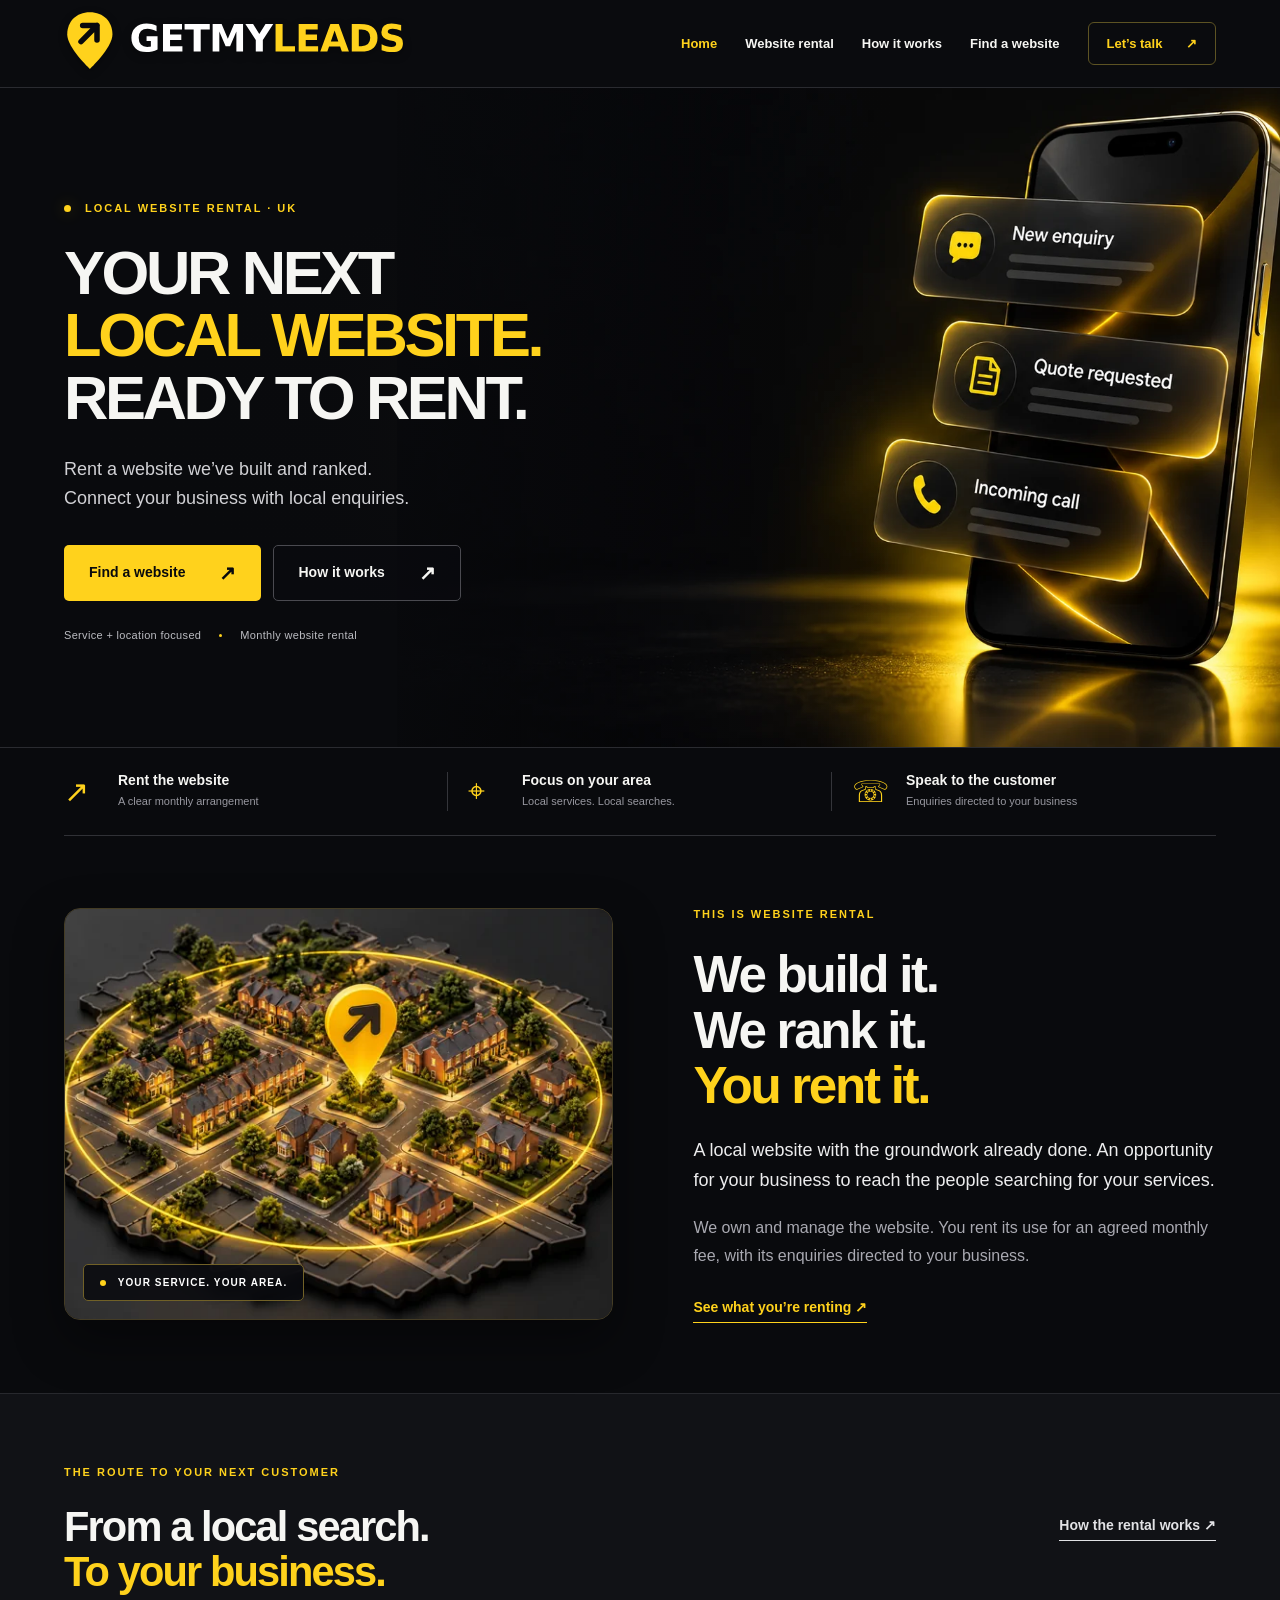
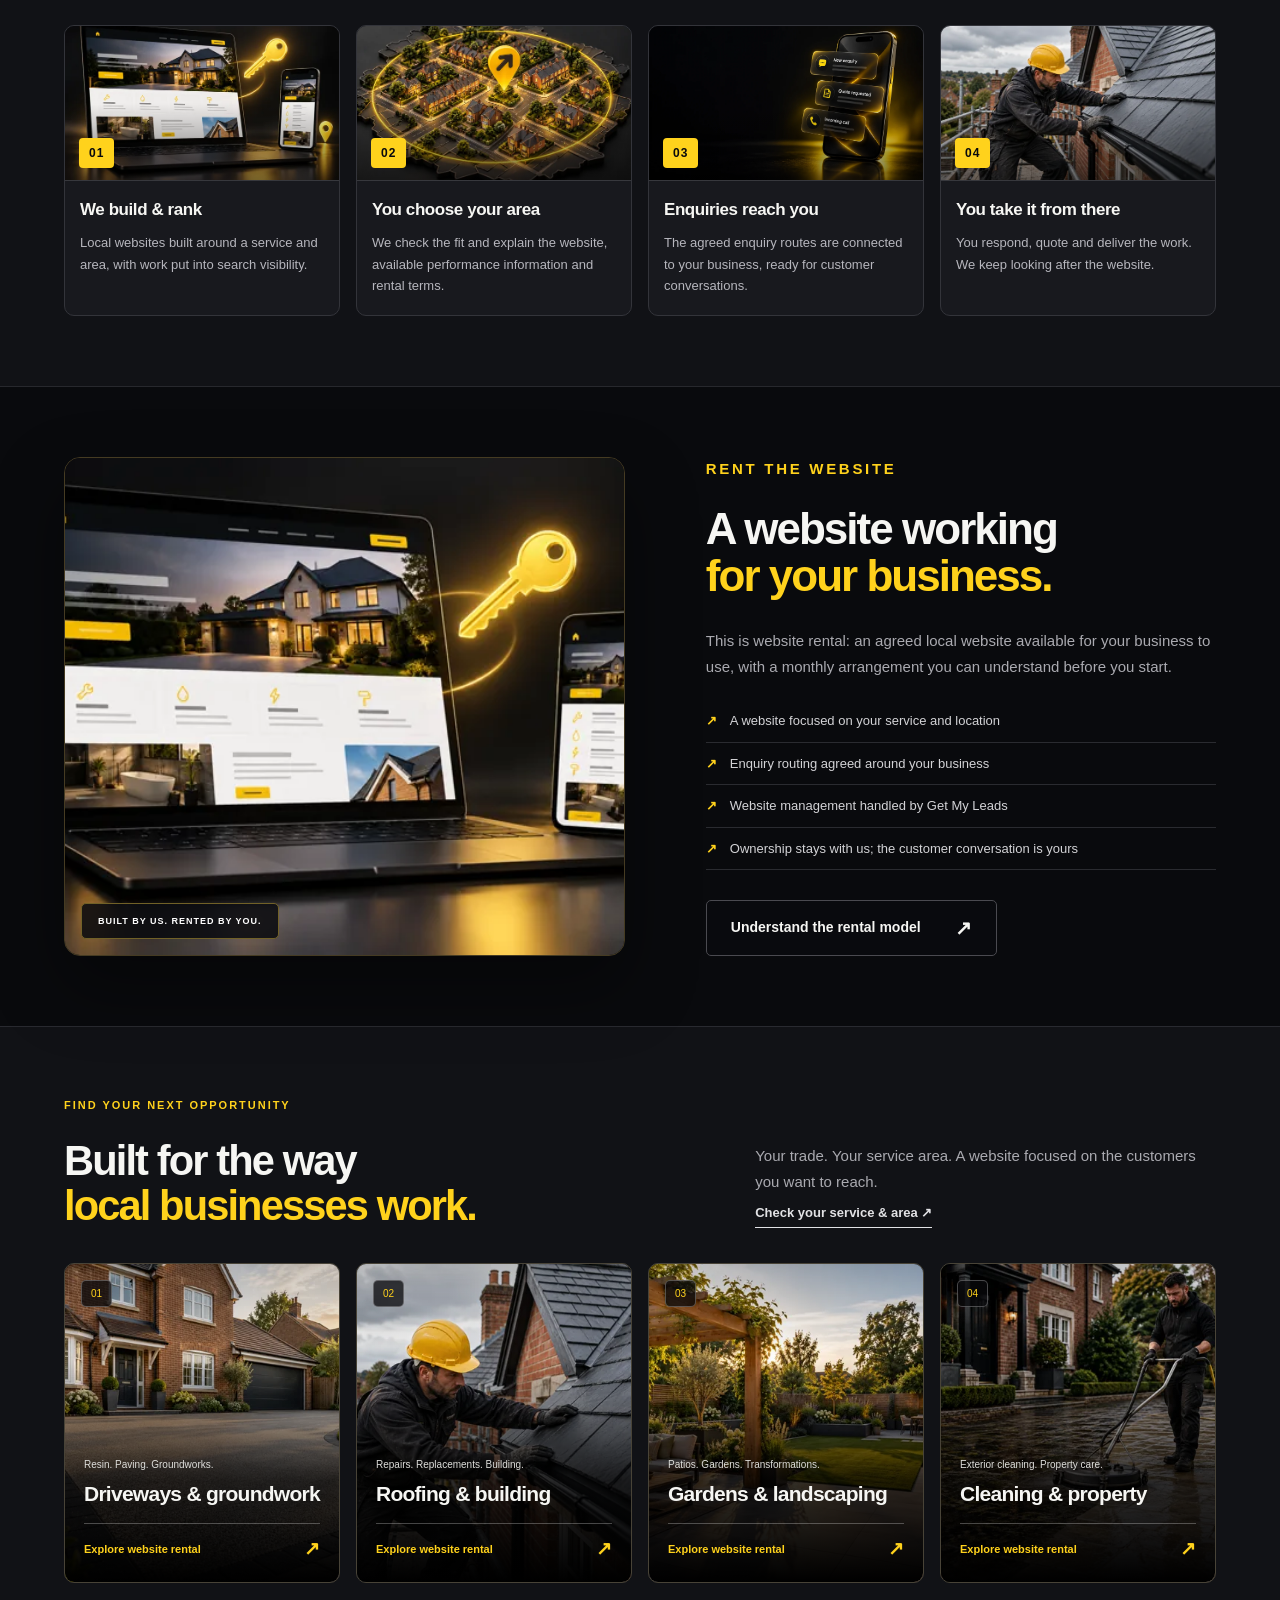
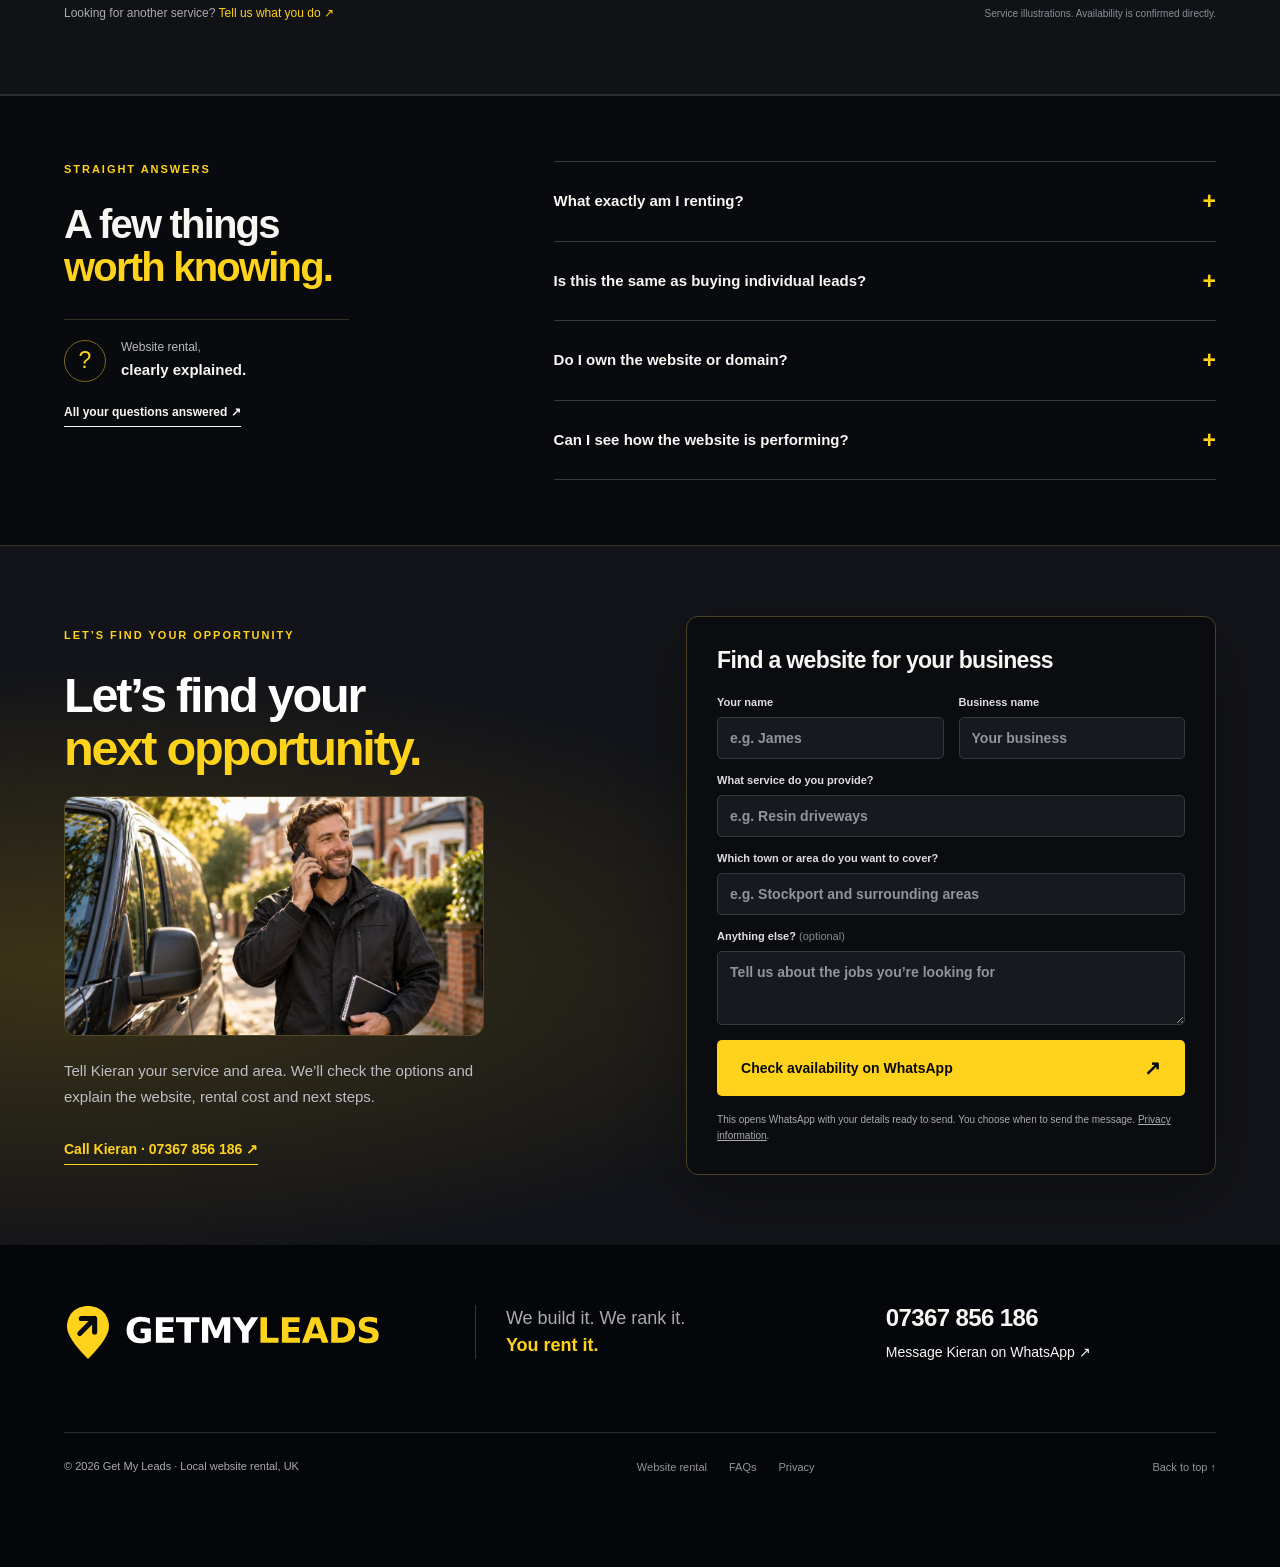
<file: index.html>
<!doctype html><html lang="en-GB"><head><meta charset="utf-8"><meta name="viewport" content="width=device-width,initial-scale=1"><title>Rent a Ranked Local Website UK | Get My Leads</title><meta name="description" content="Rent a local service website from Get My Leads. Explore website rental for your trade and area, with monthly arrangements and enquiries directed to your business."><meta name="robots" content="index,follow,max-image-preview:large"><link rel="canonical" href="https://getmyleads.co.uk/"><meta property="og:type" content="website"><meta property="og:site_name" content="Get My Leads"><meta property="og:locale" content="en_GB"><meta property="og:title" content="Rent a Ranked Local Website UK | Get My Leads"><meta property="og:description" content="Rent a local service website from Get My Leads. Explore website rental for your trade and area, with monthly arrangements and enquiries directed to your business."><meta property="og:url" content="https://getmyleads.co.uk/"><meta property="og:image" content="https://getmyleads.co.uk/assets/social-share.jpg"><meta property="og:image:width" content="1200"><meta property="og:image:height" content="630"><meta property="og:image:alt" content="Get My Leads: more local enquiries, more opportunity"><meta name="twitter:card" content="summary_large_image"><meta name="twitter:title" content="Rent a Ranked Local Website UK | Get My Leads"><meta name="twitter:description" content="Rent a local service website from Get My Leads. Explore website rental for your trade and area, with monthly arrangements and enquiries directed to your business."><meta name="twitter:image" content="https://getmyleads.co.uk/assets/social-share.jpg"><meta name="twitter:image:alt" content="Get My Leads local website rental"><meta name="theme-color" content="#090a0d"><link rel="icon" href="assets/favicon.svg" type="image/svg+xml"><link rel="stylesheet" href="style.css"><link rel="stylesheet" href="redesign.css"><script type="application/ld+json">{"@context": "https://schema.org", "@graph": [{"@type": "Organization", "@id": "https://getmyleads.co.uk/#organization", "name": "Get My Leads", "url": "https://getmyleads.co.uk/", "logo": {"@type": "ImageObject", "url": "https://getmyleads.co.uk/assets/logo.svg"}, "telephone": "+447367856186", "contactPoint": {"@type": "ContactPoint", "telephone": "+447367856186", "contactType": "sales", "availableLanguage": "English"}}, {"@type": "WebSite", "@id": "https://getmyleads.co.uk/#website", "url": "https://getmyleads.co.uk/", "name": "Get My Leads", "inLanguage": "en-GB", "publisher": {"@id": "https://getmyleads.co.uk/#organization"}}, {"@type": "WebPage", "@id": "https://getmyleads.co.uk/#webpage", "url": "https://getmyleads.co.uk/", "name": "Rent a Ranked Local Website UK | Get My Leads", "description": "Rent a local service website from Get My Leads. Explore website rental for your trade and area, with monthly arrangements and enquiries directed to your business.", "inLanguage": "en-GB", "isPartOf": {"@id": "https://getmyleads.co.uk/#website"}, "about": {"@id": "https://getmyleads.co.uk/#service"}}, {"@type": "Service", "@id": "https://getmyleads.co.uk/#service", "name": "Local website rental", "serviceType": "Local service website rental", "provider": {"@id": "https://getmyleads.co.uk/#organization"}, "areaServed": {"@type": "Country", "name": "United Kingdom"}, "url": "https://getmyleads.co.uk/website-rental.html"}]}</script><script src="script.js" defer></script><link rel="stylesheet" href="brand-refinement.css"></head><body><a class="skip-link" href="#main">Skip to content</a><header class="site-header"><div class="header-inner"><a class="brand" href="index.html" aria-label="Get My Leads home"><img src="assets/logo.svg" alt="Get My Leads" width="631" height="110"></a><button class="menu-button" aria-label="Open navigation" aria-controls="navigation" aria-expanded="false">Menu <span>☰</span></button><nav id="navigation" aria-label="Main navigation"><a href="index.html" aria-current="page">Home</a><a href="website-rental.html">Website rental</a><a href="how-it-works.html">How it works</a><a href="find-a-website.html">Find a website</a></nav><a class="header-cta" href="https://wa.me/447367856186">Let’s talk <span aria-hidden="true">↗</span></a></div></header><main id="main"><section class="hero" id="hero"><img class="hero-art" src="assets/hero.webp" alt="Phone with local business enquiry, quote request and incoming call notifications" fetchpriority="high" width="1672" height="941"><div class="hero-mask"></div><div class="hero-inner"><p class="eyebrow"><span class="status-dot"></span> LOCAL WEBSITE RENTAL · UK</p><h1>YOUR NEXT<br><span>LOCAL WEBSITE.</span><br>READY TO RENT.</h1><p class="hero-description">Rent a website we’ve built and ranked.<br>Connect your business with local enquiries.</p><div class="actions"><a class="button primary" href="find-a-website.html">Find a website<span aria-hidden="true">↗</span></a><a class="button outline" href="how-it-works.html">How it works<span aria-hidden="true">↗</span></a></div><div class="hero-foot"><span>Service + location focused</span><i></i><span>Monthly website rental</span></div></div><span class="hero-index" aria-hidden="true">YOUR NEXT OPPORTUNITY STARTS HERE — 01</span></section><div class="value-rail"><div><span aria-hidden="true">↗</span><strong>Rent the website</strong><small>A clear monthly arrangement</small></div><div><span aria-hidden="true">⌖</span><strong>Focus on your area</strong><small>Local services. Local searches.</small></div><div><span aria-hidden="true">☏</span><strong>Speak to the customer</strong><small>Enquiries directed to your business</small></div></div><section class="intro section"><div class="intro-visual"><img class="" src="assets/area.webp" srcset="assets/area-small.webp 640w, assets/area.webp 1200w" sizes="(max-width:760px) 100vw, 50vw" alt="Illustration of a local neighbourhood and service coverage area" width="1200" height="800" loading="lazy"><span class="visual-label"><i></i> YOUR SERVICE. YOUR AREA.</span></div><div class="intro-content"><p class="eyebrow">THIS IS WEBSITE RENTAL</p><h2>We build it.<br>We rank it.<br><span>You rent it.</span></h2><p class="large-copy">A local website with the groundwork already done. An opportunity for your business to reach the people searching for your services.</p><p>We own and manage the website. You rent its use for an agreed monthly fee, with its enquiries directed to your business.</p><a class="text-link" href="website-rental.html">See what you’re renting ↗</a></div></section><section class="process section" id="process"><div class="section-head"><div><p class="eyebrow">THE ROUTE TO YOUR NEXT CUSTOMER</p><h2>From a local search.<br><span>To your business.</span></h2></div><a class="text-link" href="how-it-works.html">How the rental works ↗</a></div><div class="steps"><article><div class="step-image"><img class="" src="assets/website.webp" srcset="assets/website-small.webp 640w, assets/website.webp 1200w" sizes="(max-width:760px) 100vw, 50vw" alt="Illustration of we build & rank" width="1200" height="800" loading="lazy"><span class="step-num">01</span></div><div class="step-content"><h3>We build &amp; rank</h3><p>Local websites built around a service and area, with work put into search visibility.</p></div></article><article><div class="step-image"><img class="" src="assets/area.webp" srcset="assets/area-small.webp 640w, assets/area.webp 1200w" sizes="(max-width:760px) 100vw, 50vw" alt="Illustration of you choose your area" width="1200" height="800" loading="lazy"><span class="step-num">02</span></div><div class="step-content"><h3>You choose your area</h3><p>We check the fit and explain the website, available performance information and rental terms.</p></div></article><article><div class="step-image"><img src="assets/hero.webp" alt="Phone showing incoming business enquiries" width="1672" height="941" loading="lazy"><span class="step-num">03</span></div><div class="step-content"><h3>Enquiries reach you</h3><p>The agreed enquiry routes are connected to your business, ready for customer conversations.</p></div></article><article><div class="step-image"><img class="" src="assets/roofing.webp" srcset="assets/roofing-small.webp 640w, assets/roofing.webp 1200w" sizes="(max-width:760px) 100vw, 50vw" alt="Illustration of you take it from there" width="1200" height="800" loading="lazy"><span class="step-num">04</span></div><div class="step-content"><h3>You take it from there</h3><p>You respond, quote and deliver the work. We keep looking after the website.</p></div></article></div></section><section class="rental-feature section"><div class="feature-art"><img class="" src="assets/website.webp" srcset="assets/website-small.webp 640w, assets/website.webp 1200w" sizes="(max-width:760px) 100vw, 50vw" alt="Laptop and phone illustrating access to a rented local service website" width="1200" height="800" loading="lazy"><span class="visual-label">BUILT BY US. RENTED BY YOU.</span></div><div class="feature-copy"><p class="eyebrow">RENT THE WEBSITE</p><h2>A website working<br><span>for your business.</span></h2><p>This is website rental: an agreed local website available for your business to use, with a monthly arrangement you can understand before you start.</p><ul class="check-list"><li>A website focused on your service and location</li><li>Enquiry routing agreed around your business</li><li>Website management handled by Get My Leads</li><li>Ownership stays with us; the customer conversation is yours</li></ul><a class="button outline" href="website-rental.html">Understand the rental model<span aria-hidden="true">↗</span></a></div></section><section class="sectors section"><div class="section-head"><div><p class="eyebrow">FIND YOUR NEXT OPPORTUNITY</p><h2>Built for the way<br><span>local businesses work.</span></h2></div><div class="sector-intro"><p>Your trade. Your service area. A website focused on the customers you want to reach.</p><a class="text-link" href="find-a-website.html">Check your service &amp; area ↗</a></div></div><div class="trade-grid"><a class="trade-card" href="find-a-website.html?service=Driveways%20and%20groundwork"><img class="" src="assets/driveways.webp" srcset="assets/driveways-small.webp 640w, assets/driveways.webp 1200w" sizes="(max-width:760px) 100vw, 50vw" alt="Resin driveway outside a British brick home" width="1200" height="800" loading="lazy"><div class="trade-shade"></div><span class="trade-number">01</span><div class="trade-caption"><p>Resin. Paving. Groundworks.</p><h3>Driveways &amp; groundwork</h3><span>Explore website rental <b aria-hidden="true">↗</b></span></div></a><a class="trade-card" href="find-a-website.html?service=Roofing%20and%20building"><img class="" src="assets/roofing.webp" srcset="assets/roofing-small.webp 640w, assets/roofing.webp 1200w" sizes="(max-width:760px) 100vw, 50vw" alt="Roofer checking slate tiles on a British house" width="1200" height="800" loading="lazy"><div class="trade-shade"></div><span class="trade-number">02</span><div class="trade-caption"><p>Repairs. Replacements. Building.</p><h3>Roofing &amp; building</h3><span>Explore website rental <b aria-hidden="true">↗</b></span></div></a><a class="trade-card" href="find-a-website.html?service=Gardens%20and%20landscaping"><img class="" src="assets/landscaping.webp" srcset="assets/landscaping-small.webp 640w, assets/landscaping.webp 1200w" sizes="(max-width:760px) 100vw, 50vw" alt="Landscaped garden with a patio and pergola" width="1200" height="800" loading="lazy"><div class="trade-shade"></div><span class="trade-number">03</span><div class="trade-caption"><p>Patios. Gardens. Transformations.</p><h3>Gardens &amp; landscaping</h3><span>Explore website rental <b aria-hidden="true">↗</b></span></div></a><a class="trade-card" href="find-a-website.html?service=Cleaning%20and%20property%20services"><img class="" src="assets/cleaning.webp" srcset="assets/cleaning-small.webp 640w, assets/cleaning.webp 1200w" sizes="(max-width:760px) 100vw, 50vw" alt="Exterior cleaning professional washing a driveway" width="1200" height="800" loading="lazy"><div class="trade-shade"></div><span class="trade-number">04</span><div class="trade-caption"><p>Exterior cleaning. Property care.</p><h3>Cleaning &amp; property</h3><span>Explore website rental <b aria-hidden="true">↗</b></span></div></a></div><div class="sector-bottom"><p>Looking for another service? <a href="find-a-website.html">Tell us what you do ↗</a></p><small>Service illustrations. Availability is confirmed directly.</small></div></section><section class="faq-section section"><div><p class="eyebrow">STRAIGHT ANSWERS</p><h2>A few things<br><span>worth knowing.</span></h2><div class="faq-note"><span aria-hidden="true">?</span><p>Website rental,<br><strong>clearly explained.</strong></p></div><a class="text-link" href="faqs.html">All your questions answered ↗</a></div><div class="faq-list"><details><summary>What exactly am I renting?<span aria-hidden="true">+</span></summary><p>You rent the use of a local service website owned by Get My Leads. It is built around a particular service and area. The specific website, enquiry arrangements, monthly fee and rental terms are agreed before you start.</p></details><details><summary>Is this the same as buying individual leads?<span aria-hidden="true">+</span></summary><p>No. Website rental gives your business use of an agreed website for a monthly fee. It is a different arrangement from paying a separate charge for each enquiry. Your proposal will explain exactly what is included.</p></details><details><summary>Do I own the website or domain?<span aria-hidden="true">+</span></summary><p>Get My Leads retains ownership of the website and domain. You rent its use for the agreed period. Your existing business website can stay exactly where it is.</p></details><details><summary>Can I see how the website is performing?<span aria-hidden="true">+</span></summary><p>Ask to review the available search visibility, traffic and enquiry information for the specific website. Historic results should be assessed alongside the service, area and rental cost; they do not guarantee future results.</p></details></div></section><section class="enquiry section" id="enquire"><div class="enquiry-copy"><p class="eyebrow">LET’S FIND YOUR OPPORTUNITY</p><h2>Let’s find your<br><span>next opportunity.</span></h2><div class="contact-art"><img src="assets/customer-call.webp" alt="Illustrative tradesperson taking a customer call" width="1100" height="733" loading="lazy"></div><p>Tell Kieran your service and area. We’ll check the options and explain the website, rental cost and next steps.</p><a class="text-link" href="tel:+447367856186">Call Kieran · 07367 856 186 ↗</a></div><form id="enquiry-form" action="https://wa.me/447367856186" method="get"><h3>Find a website for your business</h3><div class="form-row"><label>Your name<input name="name" autocomplete="name" required maxlength="100" placeholder="e.g. James"></label><label>Business name<input name="business" autocomplete="organization" required maxlength="140" placeholder="Your business"></label></div><label>What service do you provide?<input name="service" id="service" required maxlength="160" placeholder="e.g. Resin driveways"></label><label>Which town or area do you want to cover?<input name="area" required maxlength="160" placeholder="e.g. Stockport and surrounding areas"></label><label>Anything else? <span class="optional">(optional)</span><textarea name="details" rows="3" maxlength="1500" placeholder="Tell us about the jobs you’re looking for"></textarea></label><button class="button primary" type="submit">Check availability on WhatsApp <span aria-hidden="true">↗</span></button><p class="form-note">This opens WhatsApp with your details ready to send. You choose when to send the message. <a href="privacy.html">Privacy information</a>.</p><noscript><p>JavaScript is off. <a href="https://wa.me/447367856186">Message Kieran directly on WhatsApp</a> with your service and area.</p></noscript></form></section></main><footer><div class="footer-top"><a href="index.html" class="footer-brand"><img src="assets/logo.svg" alt="Get My Leads" width="631" height="110"></a><p>We build it. We rank it.<br><strong>You rent it.</strong></p><div><a href="tel:+447367856186">07367 856 186</a><a href="https://wa.me/447367856186">Message Kieran on WhatsApp ↗</a></div></div><div class="footer-bottom"><p>© 2026 Get My Leads · Local website rental, UK</p><nav aria-label="Footer navigation"><a href="website-rental.html">Website rental</a><a href="faqs.html">FAQs</a><a href="privacy.html">Privacy</a></nav><a href="#main">Back to top ↑</a></div></footer><div class="floating-contact" aria-hidden="true" inert><a href="tel:+447367856186"><span aria-hidden="true">☎</span> Call Kieran</a><a href="https://wa.me/447367856186"><span aria-hidden="true">↗</span> WhatsApp</a></div></body></html>
</file>
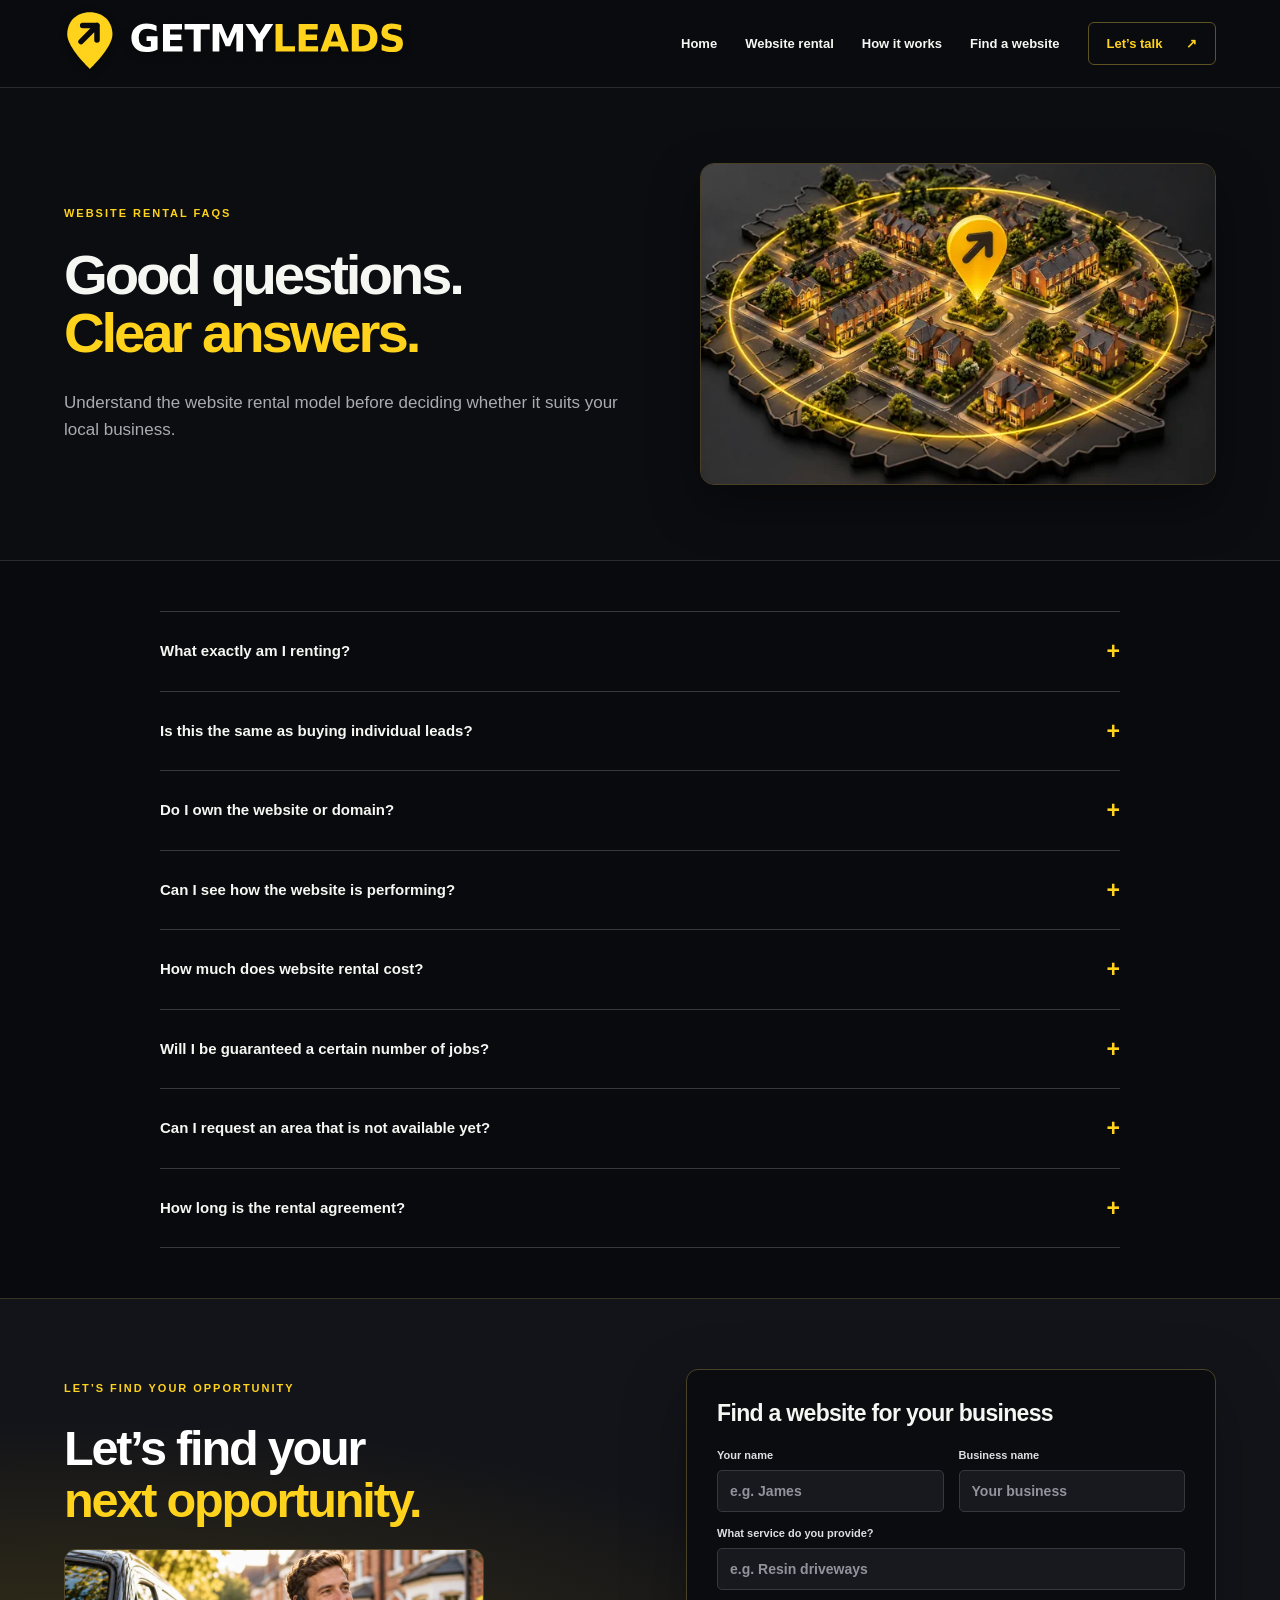
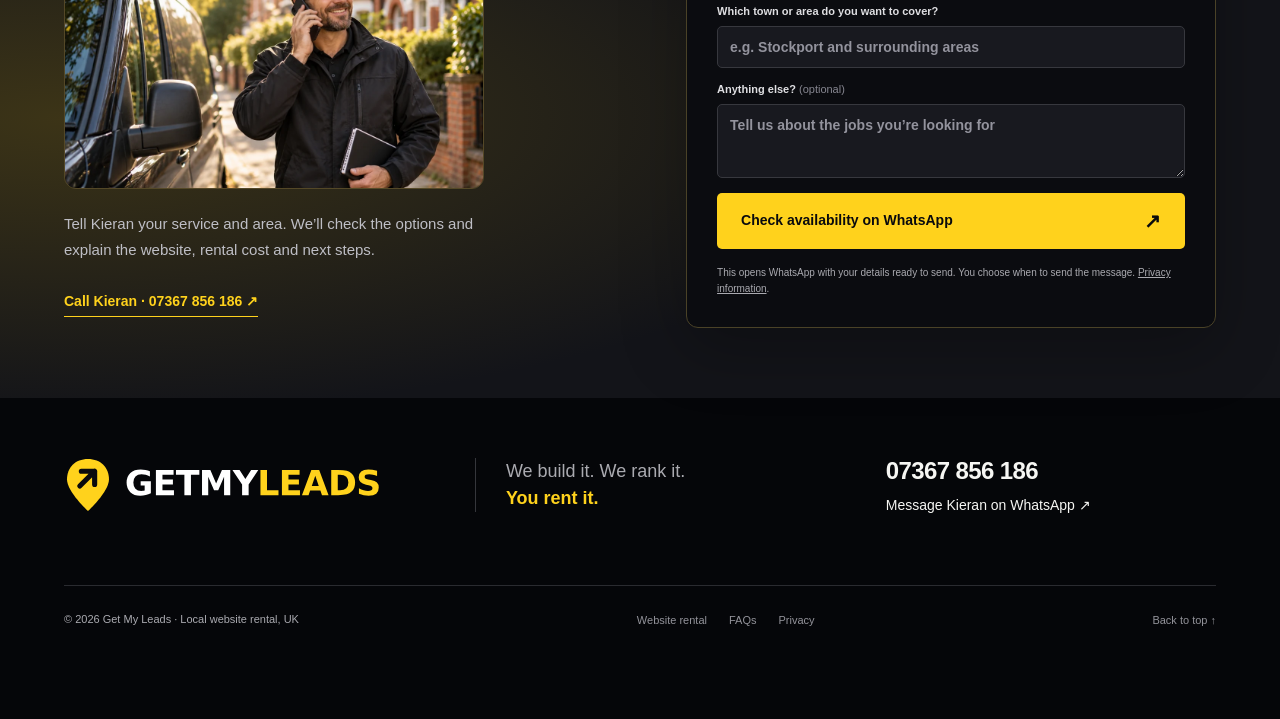
<file: faqs.html>
<!doctype html><html lang="en-GB"><head><meta charset="utf-8"><meta name="viewport" content="width=device-width,initial-scale=1"><title>Website Rental Questions Answered | Get My Leads</title><meta name="description" content="Get clear answers about website rental, domain ownership, monthly costs, enquiry routing, performance information and rental agreements."><meta name="robots" content="index,follow,max-image-preview:large"><link rel="canonical" href="https://getmyleads.co.uk/faqs.html"><meta property="og:type" content="website"><meta property="og:site_name" content="Get My Leads"><meta property="og:locale" content="en_GB"><meta property="og:title" content="Website Rental Questions Answered | Get My Leads"><meta property="og:description" content="Get clear answers about website rental, domain ownership, monthly costs, enquiry routing, performance information and rental agreements."><meta property="og:url" content="https://getmyleads.co.uk/faqs.html"><meta property="og:image" content="https://getmyleads.co.uk/assets/social-share.jpg"><meta property="og:image:width" content="1200"><meta property="og:image:height" content="630"><meta property="og:image:alt" content="Get My Leads: more local enquiries, more opportunity"><meta name="twitter:card" content="summary_large_image"><meta name="twitter:title" content="Website Rental Questions Answered | Get My Leads"><meta name="twitter:description" content="Get clear answers about website rental, domain ownership, monthly costs, enquiry routing, performance information and rental agreements."><meta name="twitter:image" content="https://getmyleads.co.uk/assets/social-share.jpg"><meta name="twitter:image:alt" content="Get My Leads local website rental"><meta name="theme-color" content="#090a0d"><link rel="icon" href="assets/favicon.svg" type="image/svg+xml"><link rel="stylesheet" href="style.css"><link rel="stylesheet" href="redesign.css"><script type="application/ld+json">{"@context": "https://schema.org", "@graph": [{"@type": "Organization", "@id": "https://getmyleads.co.uk/#organization", "name": "Get My Leads", "url": "https://getmyleads.co.uk/", "logo": {"@type": "ImageObject", "url": "https://getmyleads.co.uk/assets/logo.svg"}, "telephone": "+447367856186", "contactPoint": {"@type": "ContactPoint", "telephone": "+447367856186", "contactType": "sales", "availableLanguage": "English"}}, {"@type": "WebSite", "@id": "https://getmyleads.co.uk/#website", "url": "https://getmyleads.co.uk/", "name": "Get My Leads", "inLanguage": "en-GB", "publisher": {"@id": "https://getmyleads.co.uk/#organization"}}, {"@type": "WebPage", "@id": "https://getmyleads.co.uk/faqs.html#webpage", "url": "https://getmyleads.co.uk/faqs.html", "name": "Website Rental Questions Answered | Get My Leads", "description": "Get clear answers about website rental, domain ownership, monthly costs, enquiry routing, performance information and rental agreements.", "inLanguage": "en-GB", "isPartOf": {"@id": "https://getmyleads.co.uk/#website"}, "about": {"@id": "https://getmyleads.co.uk/#service"}}, {"@type": "Service", "@id": "https://getmyleads.co.uk/#service", "name": "Local website rental", "serviceType": "Local service website rental", "provider": {"@id": "https://getmyleads.co.uk/#organization"}, "areaServed": {"@type": "Country", "name": "United Kingdom"}, "url": "https://getmyleads.co.uk/website-rental.html"}, {"@type": "BreadcrumbList", "itemListElement": [{"@type": "ListItem", "position": 1, "name": "Home", "item": "https://getmyleads.co.uk/"}, {"@type": "ListItem", "position": 2, "name": "FAQs", "item": "https://getmyleads.co.uk/faqs.html"}]}]}</script><script src="script.js" defer></script><link rel="stylesheet" href="brand-refinement.css"></head><body><a class="skip-link" href="#main">Skip to content</a><header class="site-header"><div class="header-inner"><a class="brand" href="index.html" aria-label="Get My Leads home"><img src="assets/logo.svg" alt="Get My Leads" width="631" height="110"></a><button class="menu-button" aria-label="Open navigation" aria-controls="navigation" aria-expanded="false">Menu <span>☰</span></button><nav id="navigation" aria-label="Main navigation"><a href="index.html">Home</a><a href="website-rental.html">Website rental</a><a href="how-it-works.html">How it works</a><a href="find-a-website.html">Find a website</a></nav><a class="header-cta" href="https://wa.me/447367856186">Let’s talk <span aria-hidden="true">↗</span></a></div></header><main id="main"><section class="page-hero" id="hero"><div class="page-hero-copy"><p class="eyebrow">WEBSITE RENTAL FAQS</p><h1>Good questions.<br><span>Clear answers.</span></h1><p>Understand the website rental model before deciding whether it suits your local business.</p></div><div class="page-hero-art"><img class="" src="assets/area.webp" srcset="assets/area-small.webp 640w, assets/area.webp 1200w" sizes="(max-width:760px) 100vw, 50vw" alt="Illustration of local service coverage" width="1200" height="800" loading="lazy"></div></section><section class="all-faq section"><div class="faq-list"><details><summary>What exactly am I renting?<span aria-hidden="true">+</span></summary><p>You rent the use of a local service website owned by Get My Leads. It is built around a particular service and area. The specific website, enquiry arrangements, monthly fee and rental terms are agreed before you start.</p></details><details><summary>Is this the same as buying individual leads?<span aria-hidden="true">+</span></summary><p>No. Website rental gives your business use of an agreed website for a monthly fee. It is a different arrangement from paying a separate charge for each enquiry. Your proposal will explain exactly what is included.</p></details><details><summary>Do I own the website or domain?<span aria-hidden="true">+</span></summary><p>Get My Leads retains ownership of the website and domain. You rent its use for the agreed period. Your existing business website can stay exactly where it is.</p></details><details><summary>Can I see how the website is performing?<span aria-hidden="true">+</span></summary><p>Ask to review the available search visibility, traffic and enquiry information for the specific website. Historic results should be assessed alongside the service, area and rental cost; they do not guarantee future results.</p></details><details><summary>How much does website rental cost?<span aria-hidden="true">+</span></summary><p>Pricing depends on the website, service, location and rental arrangement. Tell us what you are looking for and we’ll discuss the options and monthly cost before you commit.</p></details><details><summary>Will I be guaranteed a certain number of jobs?<span aria-hidden="true">+</span></summary><p>No. Search positions and enquiry levels can change, and winning work depends on your availability, response, quote and customer fit. We’ll explain what is known about the website rather than promise a fixed number of jobs.</p></details><details><summary>Can I request an area that is not available yet?<span aria-hidden="true">+</span></summary><p>Yes. Send us your service and preferred area. We can check for an existing match or discuss your interest in a future website. Registering interest is not a commitment to rent.</p></details><details><summary>How long is the rental agreement?<span aria-hidden="true">+</span></summary><p>The rental period, notice requirements and what happens when the agreement ends are set out in the proposal for that website. Review those terms before deciding whether it fits your business.</p></details></div></section><section class="enquiry section" id="enquire"><div class="enquiry-copy"><p class="eyebrow">LET’S FIND YOUR OPPORTUNITY</p><h2>Let’s find your<br><span>next opportunity.</span></h2><div class="contact-art"><img src="assets/customer-call.webp" alt="Illustrative tradesperson taking a customer call" width="1100" height="733" loading="lazy"></div><p>Tell Kieran your service and area. We’ll check the options and explain the website, rental cost and next steps.</p><a class="text-link" href="tel:+447367856186">Call Kieran · 07367 856 186 ↗</a></div><form id="enquiry-form" action="https://wa.me/447367856186" method="get"><h3>Find a website for your business</h3><div class="form-row"><label>Your name<input name="name" autocomplete="name" required maxlength="100" placeholder="e.g. James"></label><label>Business name<input name="business" autocomplete="organization" required maxlength="140" placeholder="Your business"></label></div><label>What service do you provide?<input name="service" id="service" required maxlength="160" placeholder="e.g. Resin driveways"></label><label>Which town or area do you want to cover?<input name="area" required maxlength="160" placeholder="e.g. Stockport and surrounding areas"></label><label>Anything else? <span class="optional">(optional)</span><textarea name="details" rows="3" maxlength="1500" placeholder="Tell us about the jobs you’re looking for"></textarea></label><button class="button primary" type="submit">Check availability on WhatsApp <span aria-hidden="true">↗</span></button><p class="form-note">This opens WhatsApp with your details ready to send. You choose when to send the message. <a href="privacy.html">Privacy information</a>.</p><noscript><p>JavaScript is off. <a href="https://wa.me/447367856186">Message Kieran directly on WhatsApp</a> with your service and area.</p></noscript></form></section></main><footer><div class="footer-top"><a href="index.html" class="footer-brand"><img src="assets/logo.svg" alt="Get My Leads" width="631" height="110"></a><p>We build it. We rank it.<br><strong>You rent it.</strong></p><div><a href="tel:+447367856186">07367 856 186</a><a href="https://wa.me/447367856186">Message Kieran on WhatsApp ↗</a></div></div><div class="footer-bottom"><p>© 2026 Get My Leads · Local website rental, UK</p><nav aria-label="Footer navigation"><a href="website-rental.html">Website rental</a><a href="faqs.html">FAQs</a><a href="privacy.html">Privacy</a></nav><a href="#main">Back to top ↑</a></div></footer><div class="floating-contact" aria-hidden="true" inert><a href="tel:+447367856186"><span aria-hidden="true">☎</span> Call Kieran</a><a href="https://wa.me/447367856186"><span aria-hidden="true">↗</span> WhatsApp</a></div></body></html>
</file>
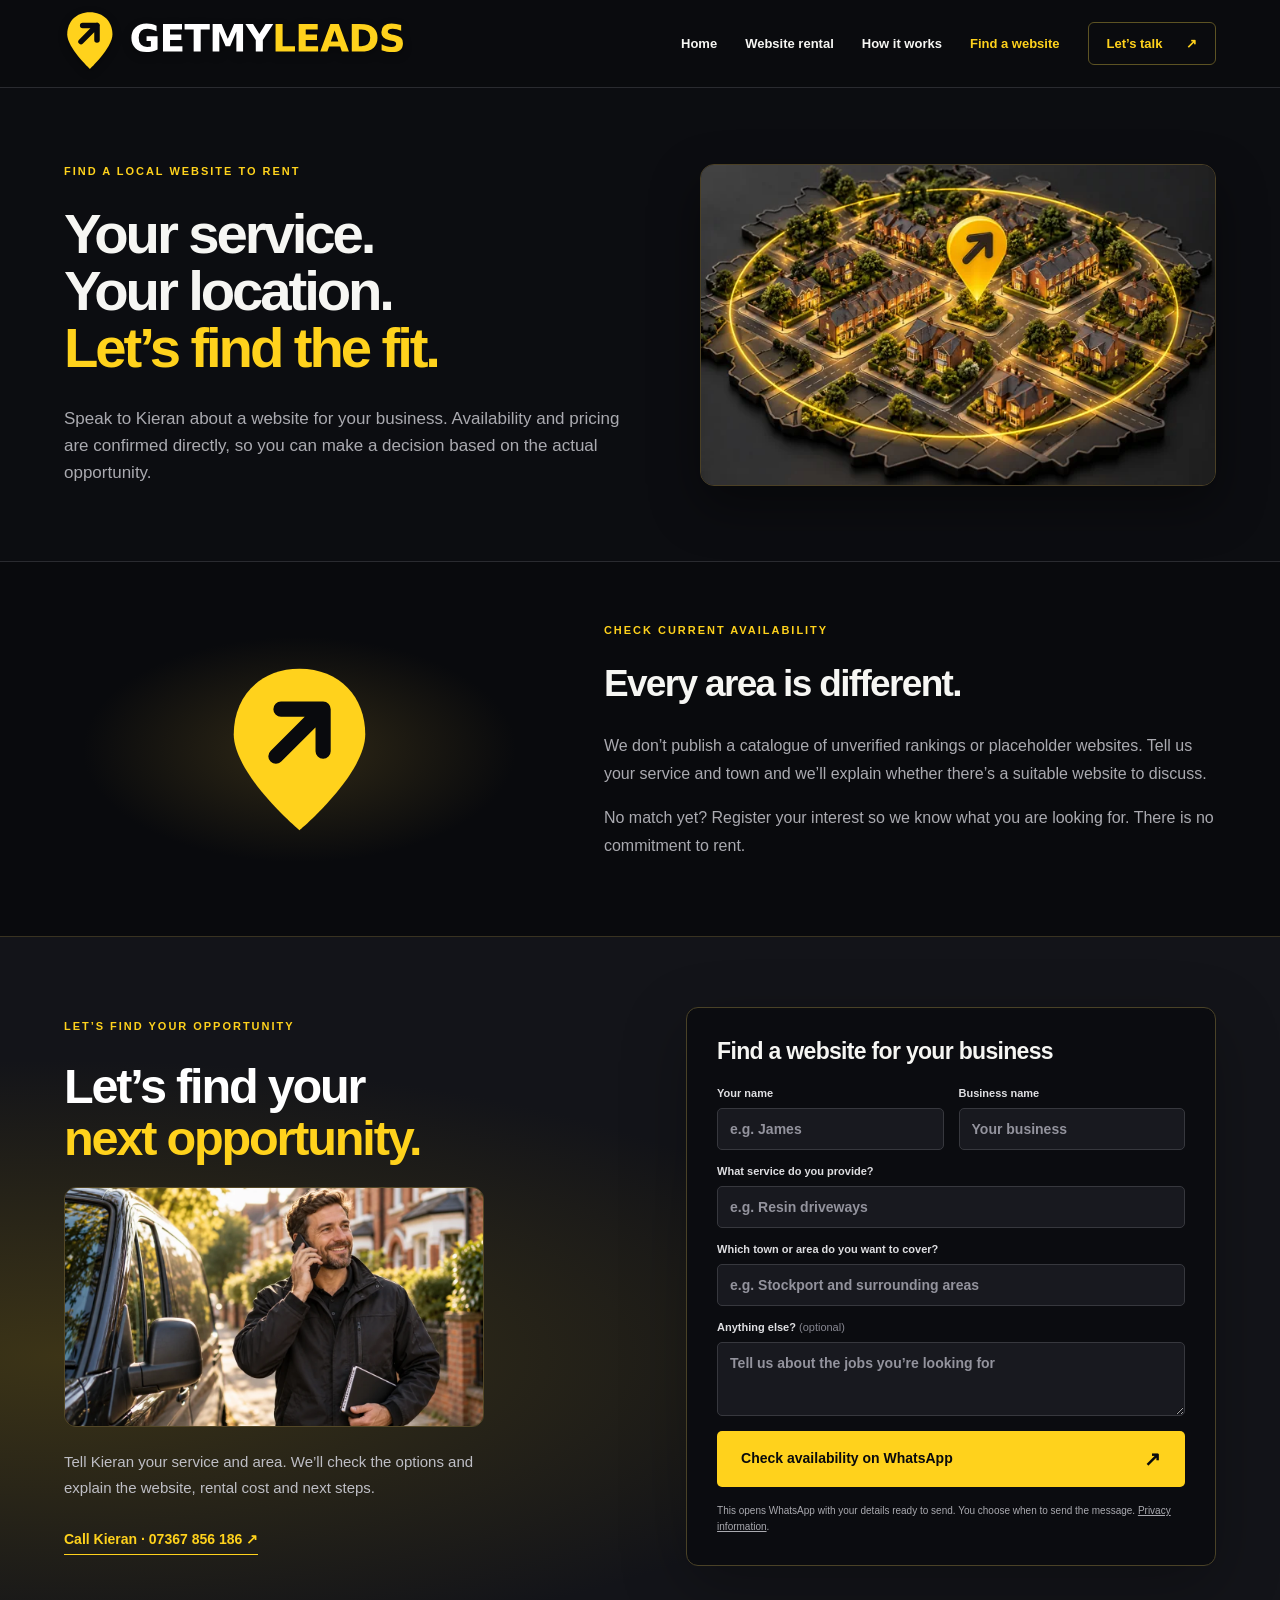
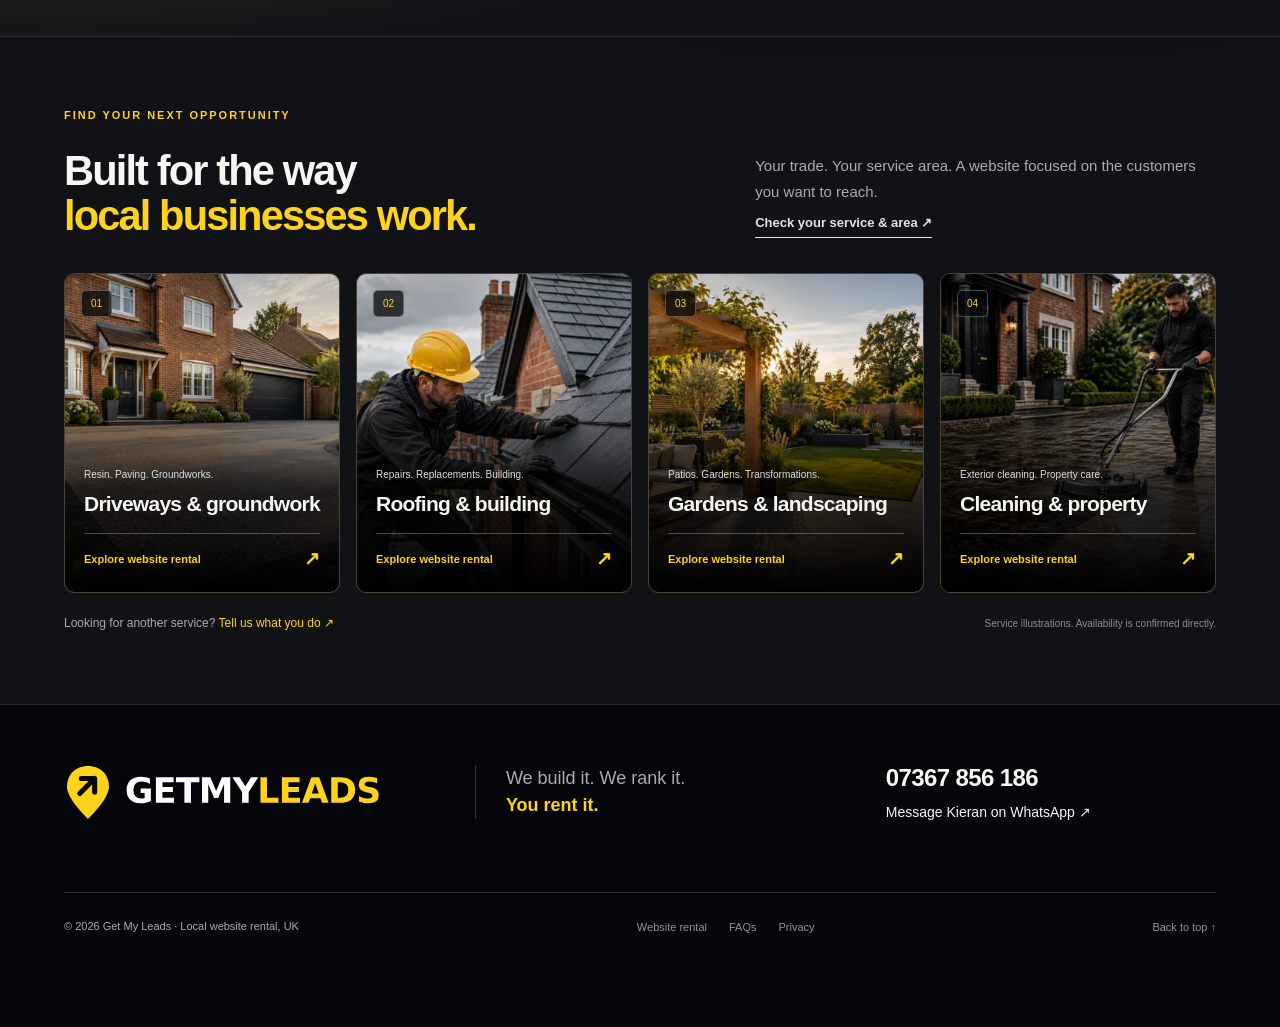
<file: find-a-website.html>
<!doctype html><html lang="en-GB"><head><meta charset="utf-8"><meta name="viewport" content="width=device-width,initial-scale=1"><title>Find a Local Website to Rent | Get My Leads</title><meta name="description" content="Looking for a website to rent in your area? Tell Get My Leads your service and town to check current availability and discuss monthly rental options."><meta name="robots" content="index,follow,max-image-preview:large"><link rel="canonical" href="https://getmyleads.co.uk/find-a-website.html"><meta property="og:type" content="website"><meta property="og:site_name" content="Get My Leads"><meta property="og:locale" content="en_GB"><meta property="og:title" content="Find a Local Website to Rent | Get My Leads"><meta property="og:description" content="Looking for a website to rent in your area? Tell Get My Leads your service and town to check current availability and discuss monthly rental options."><meta property="og:url" content="https://getmyleads.co.uk/find-a-website.html"><meta property="og:image" content="https://getmyleads.co.uk/assets/social-share.jpg"><meta property="og:image:width" content="1200"><meta property="og:image:height" content="630"><meta property="og:image:alt" content="Get My Leads: more local enquiries, more opportunity"><meta name="twitter:card" content="summary_large_image"><meta name="twitter:title" content="Find a Local Website to Rent | Get My Leads"><meta name="twitter:description" content="Looking for a website to rent in your area? Tell Get My Leads your service and town to check current availability and discuss monthly rental options."><meta name="twitter:image" content="https://getmyleads.co.uk/assets/social-share.jpg"><meta name="twitter:image:alt" content="Get My Leads local website rental"><meta name="theme-color" content="#090a0d"><link rel="icon" href="assets/favicon.svg" type="image/svg+xml"><link rel="stylesheet" href="style.css"><link rel="stylesheet" href="redesign.css"><script type="application/ld+json">{"@context": "https://schema.org", "@graph": [{"@type": "Organization", "@id": "https://getmyleads.co.uk/#organization", "name": "Get My Leads", "url": "https://getmyleads.co.uk/", "logo": {"@type": "ImageObject", "url": "https://getmyleads.co.uk/assets/logo.svg"}, "telephone": "+447367856186", "contactPoint": {"@type": "ContactPoint", "telephone": "+447367856186", "contactType": "sales", "availableLanguage": "English"}}, {"@type": "WebSite", "@id": "https://getmyleads.co.uk/#website", "url": "https://getmyleads.co.uk/", "name": "Get My Leads", "inLanguage": "en-GB", "publisher": {"@id": "https://getmyleads.co.uk/#organization"}}, {"@type": "WebPage", "@id": "https://getmyleads.co.uk/find-a-website.html#webpage", "url": "https://getmyleads.co.uk/find-a-website.html", "name": "Find a Local Website to Rent | Get My Leads", "description": "Looking for a website to rent in your area? Tell Get My Leads your service and town to check current availability and discuss monthly rental options.", "inLanguage": "en-GB", "isPartOf": {"@id": "https://getmyleads.co.uk/#website"}, "about": {"@id": "https://getmyleads.co.uk/#service"}}, {"@type": "Service", "@id": "https://getmyleads.co.uk/#service", "name": "Local website rental", "serviceType": "Local service website rental", "provider": {"@id": "https://getmyleads.co.uk/#organization"}, "areaServed": {"@type": "Country", "name": "United Kingdom"}, "url": "https://getmyleads.co.uk/website-rental.html"}, {"@type": "BreadcrumbList", "itemListElement": [{"@type": "ListItem", "position": 1, "name": "Home", "item": "https://getmyleads.co.uk/"}, {"@type": "ListItem", "position": 2, "name": "Find a website", "item": "https://getmyleads.co.uk/find-a-website.html"}]}]}</script><script src="script.js" defer></script><link rel="stylesheet" href="brand-refinement.css"></head><body><a class="skip-link" href="#main">Skip to content</a><header class="site-header"><div class="header-inner"><a class="brand" href="index.html" aria-label="Get My Leads home"><img src="assets/logo.svg" alt="Get My Leads" width="631" height="110"></a><button class="menu-button" aria-label="Open navigation" aria-controls="navigation" aria-expanded="false">Menu <span>☰</span></button><nav id="navigation" aria-label="Main navigation"><a href="index.html">Home</a><a href="website-rental.html">Website rental</a><a href="how-it-works.html">How it works</a><a href="find-a-website.html" aria-current="page">Find a website</a></nav><a class="header-cta" href="https://wa.me/447367856186">Let’s talk <span aria-hidden="true">↗</span></a></div></header><main id="main"><section class="page-hero" id="hero"><div class="page-hero-copy"><p class="eyebrow">FIND A LOCAL WEBSITE TO RENT</p><h1>Your service.<br>Your location.<br><span>Let’s find the fit.</span></h1><p>Speak to Kieran about a website for your business. Availability and pricing are confirmed directly, so you can make a decision based on the actual opportunity.</p></div><div class="page-hero-art"><img class="" src="assets/area.webp" srcset="assets/area-small.webp 640w, assets/area.webp 1200w" sizes="(max-width:760px) 100vw, 50vw" alt="Illustration of local service coverage" width="1200" height="800" loading="lazy"></div></section><section class="availability section"><div class="availability-mark"><img src="assets/brand-mark.svg" alt="Get My Leads local website rental" width="86" height="104"></div><div><p class="eyebrow">CHECK CURRENT AVAILABILITY</p><h2>Every area is different.</h2><p>We don’t publish a catalogue of unverified rankings or placeholder websites. Tell us your service and town and we’ll explain whether there’s a suitable website to discuss.</p><p>No match yet? Register your interest so we know what you are looking for. There is no commitment to rent.</p></div></section><section class="enquiry section" id="enquire"><div class="enquiry-copy"><p class="eyebrow">LET’S FIND YOUR OPPORTUNITY</p><h2>Let’s find your<br><span>next opportunity.</span></h2><div class="contact-art"><img src="assets/customer-call.webp" alt="Illustrative tradesperson taking a customer call" width="1100" height="733" loading="lazy"></div><p>Tell Kieran your service and area. We’ll check the options and explain the website, rental cost and next steps.</p><a class="text-link" href="tel:+447367856186">Call Kieran · 07367 856 186 ↗</a></div><form id="enquiry-form" action="https://wa.me/447367856186" method="get"><h3>Find a website for your business</h3><div class="form-row"><label>Your name<input name="name" autocomplete="name" required maxlength="100" placeholder="e.g. James"></label><label>Business name<input name="business" autocomplete="organization" required maxlength="140" placeholder="Your business"></label></div><label>What service do you provide?<input name="service" id="service" required maxlength="160" placeholder="e.g. Resin driveways"></label><label>Which town or area do you want to cover?<input name="area" required maxlength="160" placeholder="e.g. Stockport and surrounding areas"></label><label>Anything else? <span class="optional">(optional)</span><textarea name="details" rows="3" maxlength="1500" placeholder="Tell us about the jobs you’re looking for"></textarea></label><button class="button primary" type="submit">Check availability on WhatsApp <span aria-hidden="true">↗</span></button><p class="form-note">This opens WhatsApp with your details ready to send. You choose when to send the message. <a href="privacy.html">Privacy information</a>.</p><noscript><p>JavaScript is off. <a href="https://wa.me/447367856186">Message Kieran directly on WhatsApp</a> with your service and area.</p></noscript></form></section><section class="sectors section"><div class="section-head"><div><p class="eyebrow">FIND YOUR NEXT OPPORTUNITY</p><h2>Built for the way<br><span>local businesses work.</span></h2></div><div class="sector-intro"><p>Your trade. Your service area. A website focused on the customers you want to reach.</p><a class="text-link" href="find-a-website.html">Check your service &amp; area ↗</a></div></div><div class="trade-grid"><a class="trade-card" href="find-a-website.html?service=Driveways%20and%20groundwork"><img class="" src="assets/driveways.webp" srcset="assets/driveways-small.webp 640w, assets/driveways.webp 1200w" sizes="(max-width:760px) 100vw, 50vw" alt="Resin driveway outside a British brick home" width="1200" height="800" loading="lazy"><div class="trade-shade"></div><span class="trade-number">01</span><div class="trade-caption"><p>Resin. Paving. Groundworks.</p><h3>Driveways &amp; groundwork</h3><span>Explore website rental <b aria-hidden="true">↗</b></span></div></a><a class="trade-card" href="find-a-website.html?service=Roofing%20and%20building"><img class="" src="assets/roofing.webp" srcset="assets/roofing-small.webp 640w, assets/roofing.webp 1200w" sizes="(max-width:760px) 100vw, 50vw" alt="Roofer checking slate tiles on a British house" width="1200" height="800" loading="lazy"><div class="trade-shade"></div><span class="trade-number">02</span><div class="trade-caption"><p>Repairs. Replacements. Building.</p><h3>Roofing &amp; building</h3><span>Explore website rental <b aria-hidden="true">↗</b></span></div></a><a class="trade-card" href="find-a-website.html?service=Gardens%20and%20landscaping"><img class="" src="assets/landscaping.webp" srcset="assets/landscaping-small.webp 640w, assets/landscaping.webp 1200w" sizes="(max-width:760px) 100vw, 50vw" alt="Landscaped garden with a patio and pergola" width="1200" height="800" loading="lazy"><div class="trade-shade"></div><span class="trade-number">03</span><div class="trade-caption"><p>Patios. Gardens. Transformations.</p><h3>Gardens &amp; landscaping</h3><span>Explore website rental <b aria-hidden="true">↗</b></span></div></a><a class="trade-card" href="find-a-website.html?service=Cleaning%20and%20property%20services"><img class="" src="assets/cleaning.webp" srcset="assets/cleaning-small.webp 640w, assets/cleaning.webp 1200w" sizes="(max-width:760px) 100vw, 50vw" alt="Exterior cleaning professional washing a driveway" width="1200" height="800" loading="lazy"><div class="trade-shade"></div><span class="trade-number">04</span><div class="trade-caption"><p>Exterior cleaning. Property care.</p><h3>Cleaning &amp; property</h3><span>Explore website rental <b aria-hidden="true">↗</b></span></div></a></div><div class="sector-bottom"><p>Looking for another service? <a href="find-a-website.html">Tell us what you do ↗</a></p><small>Service illustrations. Availability is confirmed directly.</small></div></section></main><footer><div class="footer-top"><a href="index.html" class="footer-brand"><img src="assets/logo.svg" alt="Get My Leads" width="631" height="110"></a><p>We build it. We rank it.<br><strong>You rent it.</strong></p><div><a href="tel:+447367856186">07367 856 186</a><a href="https://wa.me/447367856186">Message Kieran on WhatsApp ↗</a></div></div><div class="footer-bottom"><p>© 2026 Get My Leads · Local website rental, UK</p><nav aria-label="Footer navigation"><a href="website-rental.html">Website rental</a><a href="faqs.html">FAQs</a><a href="privacy.html">Privacy</a></nav><a href="#main">Back to top ↑</a></div></footer><div class="floating-contact" aria-hidden="true" inert><a href="tel:+447367856186"><span aria-hidden="true">☎</span> Call Kieran</a><a href="https://wa.me/447367856186"><span aria-hidden="true">↗</span> WhatsApp</a></div></body></html>
</file>
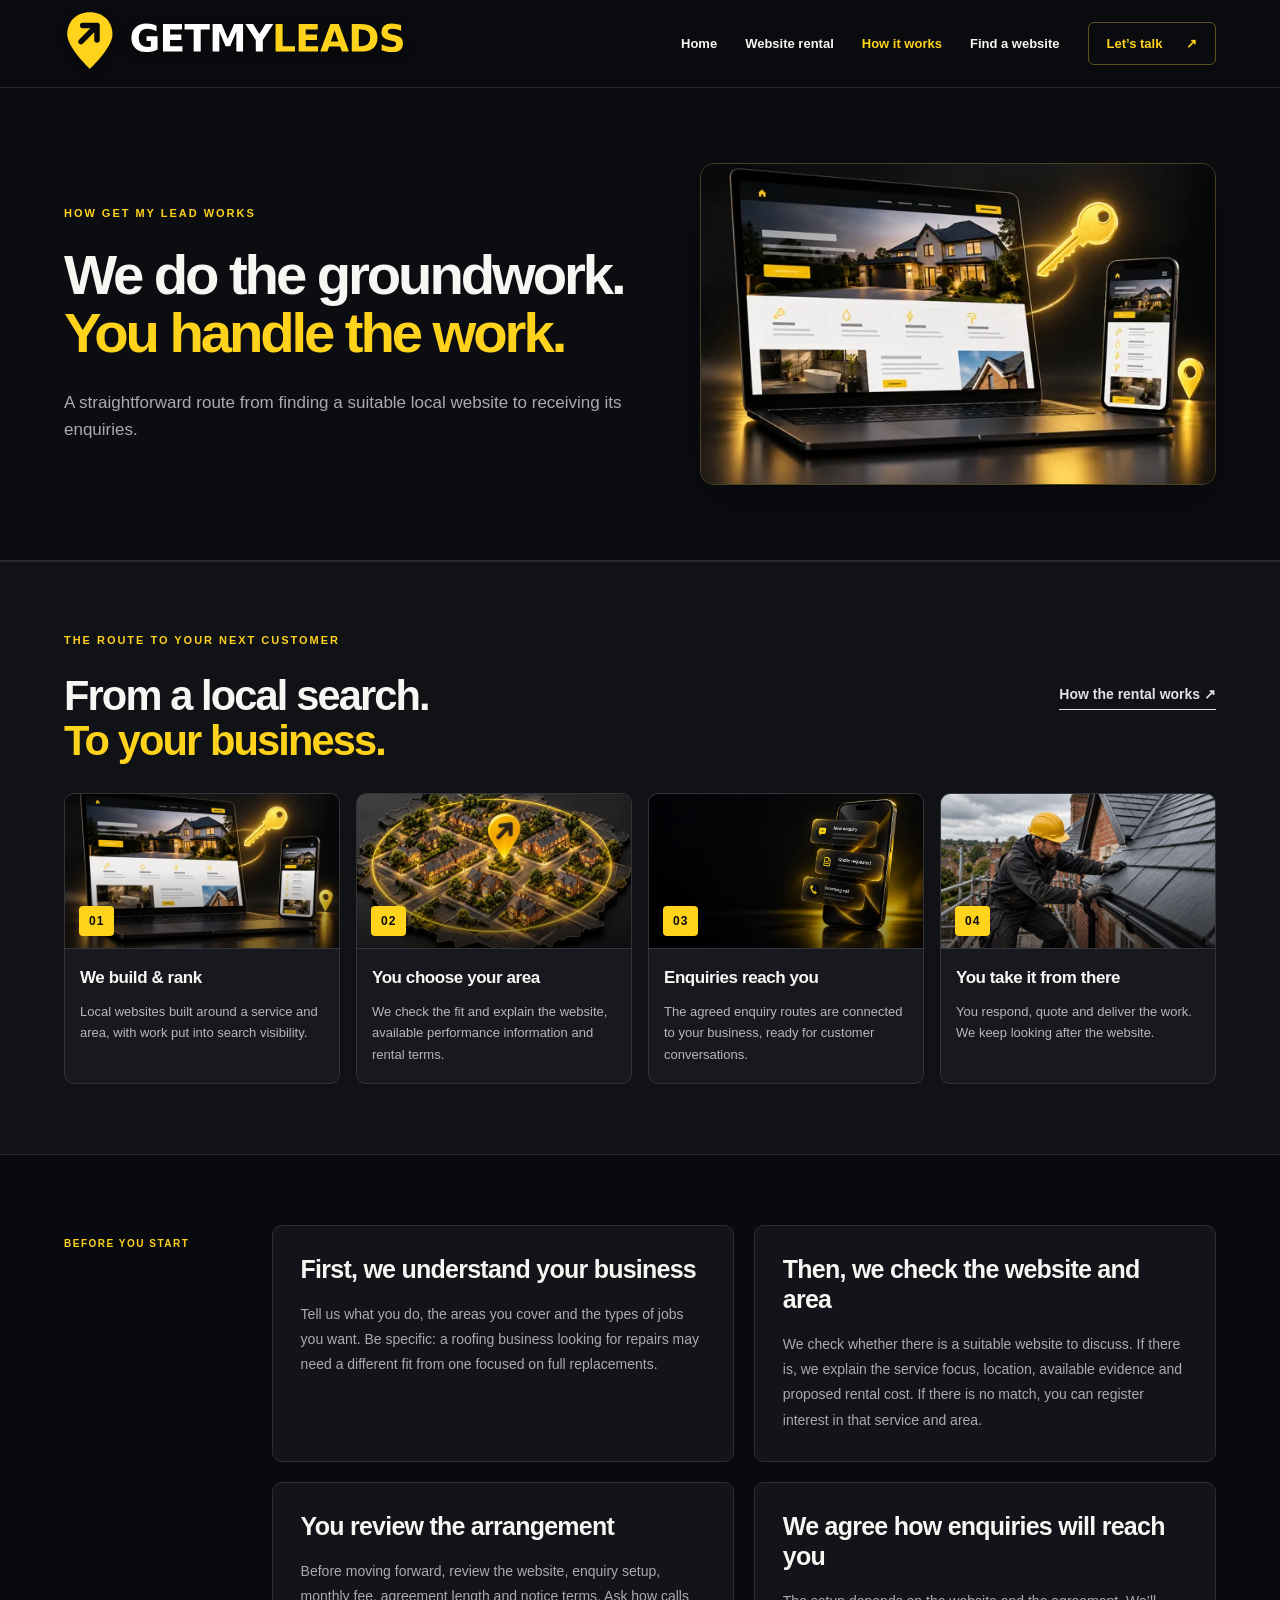
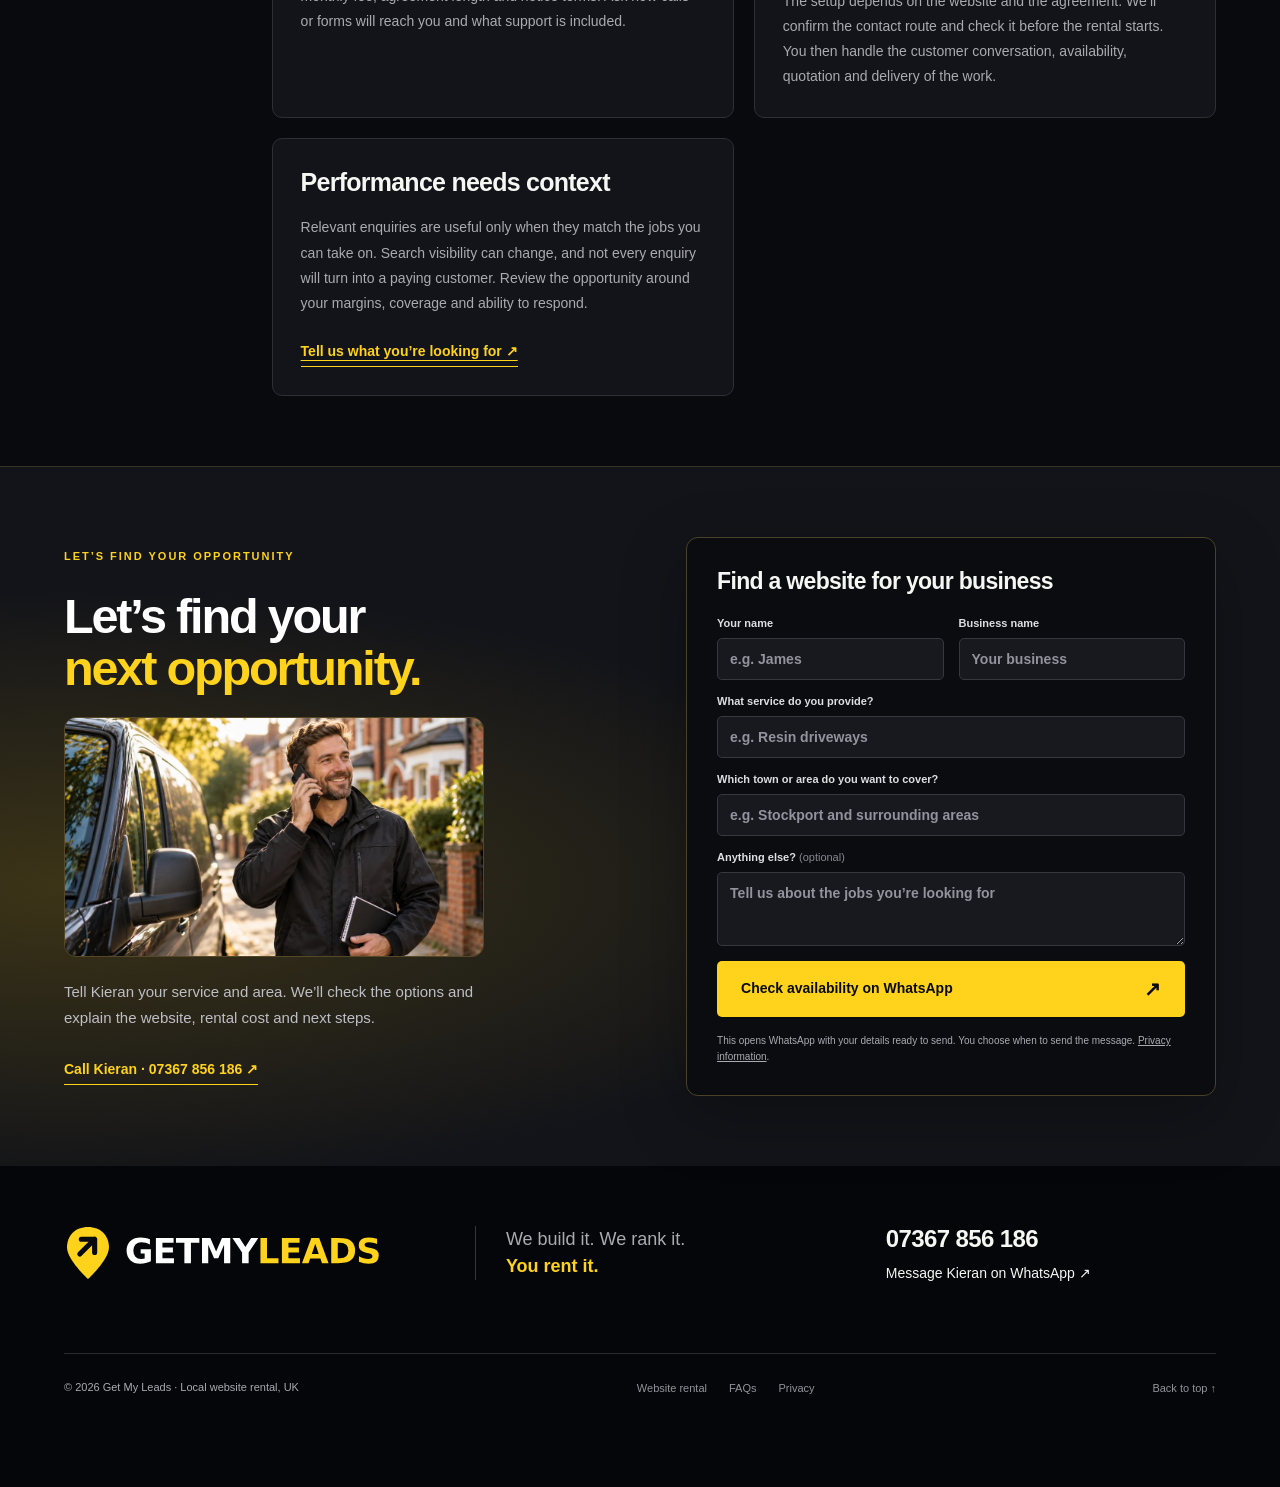
<file: how-it-works.html>
<!doctype html><html lang="en-GB"><head><meta charset="utf-8"><meta name="viewport" content="width=device-width,initial-scale=1"><title>How Ranked Website Rental Works | Get My Leads</title><meta name="description" content="See how Get My Leads website rental works, from matching your service and location to reviewing performance, agreeing terms and setting up enquiries."><meta name="robots" content="index,follow,max-image-preview:large"><link rel="canonical" href="https://getmyleads.co.uk/how-it-works.html"><meta property="og:type" content="website"><meta property="og:site_name" content="Get My Leads"><meta property="og:locale" content="en_GB"><meta property="og:title" content="How Ranked Website Rental Works | Get My Leads"><meta property="og:description" content="See how Get My Leads website rental works, from matching your service and location to reviewing performance, agreeing terms and setting up enquiries."><meta property="og:url" content="https://getmyleads.co.uk/how-it-works.html"><meta property="og:image" content="https://getmyleads.co.uk/assets/social-share.jpg"><meta property="og:image:width" content="1200"><meta property="og:image:height" content="630"><meta property="og:image:alt" content="Get My Leads: more local enquiries, more opportunity"><meta name="twitter:card" content="summary_large_image"><meta name="twitter:title" content="How Ranked Website Rental Works | Get My Leads"><meta name="twitter:description" content="See how Get My Leads website rental works, from matching your service and location to reviewing performance, agreeing terms and setting up enquiries."><meta name="twitter:image" content="https://getmyleads.co.uk/assets/social-share.jpg"><meta name="twitter:image:alt" content="Get My Leads local website rental"><meta name="theme-color" content="#090a0d"><link rel="icon" href="assets/favicon.svg" type="image/svg+xml"><link rel="stylesheet" href="style.css"><link rel="stylesheet" href="redesign.css"><script type="application/ld+json">{"@context": "https://schema.org", "@graph": [{"@type": "Organization", "@id": "https://getmyleads.co.uk/#organization", "name": "Get My Leads", "url": "https://getmyleads.co.uk/", "logo": {"@type": "ImageObject", "url": "https://getmyleads.co.uk/assets/logo.svg"}, "telephone": "+447367856186", "contactPoint": {"@type": "ContactPoint", "telephone": "+447367856186", "contactType": "sales", "availableLanguage": "English"}}, {"@type": "WebSite", "@id": "https://getmyleads.co.uk/#website", "url": "https://getmyleads.co.uk/", "name": "Get My Leads", "inLanguage": "en-GB", "publisher": {"@id": "https://getmyleads.co.uk/#organization"}}, {"@type": "WebPage", "@id": "https://getmyleads.co.uk/how-it-works.html#webpage", "url": "https://getmyleads.co.uk/how-it-works.html", "name": "How Ranked Website Rental Works | Get My Leads", "description": "See how Get My Leads website rental works, from matching your service and location to reviewing performance, agreeing terms and setting up enquiries.", "inLanguage": "en-GB", "isPartOf": {"@id": "https://getmyleads.co.uk/#website"}, "about": {"@id": "https://getmyleads.co.uk/#service"}}, {"@type": "Service", "@id": "https://getmyleads.co.uk/#service", "name": "Local website rental", "serviceType": "Local service website rental", "provider": {"@id": "https://getmyleads.co.uk/#organization"}, "areaServed": {"@type": "Country", "name": "United Kingdom"}, "url": "https://getmyleads.co.uk/website-rental.html"}, {"@type": "BreadcrumbList", "itemListElement": [{"@type": "ListItem", "position": 1, "name": "Home", "item": "https://getmyleads.co.uk/"}, {"@type": "ListItem", "position": 2, "name": "How it works", "item": "https://getmyleads.co.uk/how-it-works.html"}]}]}</script><script src="script.js" defer></script><link rel="stylesheet" href="brand-refinement.css"></head><body><a class="skip-link" href="#main">Skip to content</a><header class="site-header"><div class="header-inner"><a class="brand" href="index.html" aria-label="Get My Leads home"><img src="assets/logo.svg" alt="Get My Leads" width="631" height="110"></a><button class="menu-button" aria-label="Open navigation" aria-controls="navigation" aria-expanded="false">Menu <span>☰</span></button><nav id="navigation" aria-label="Main navigation"><a href="index.html">Home</a><a href="website-rental.html">Website rental</a><a href="how-it-works.html" aria-current="page">How it works</a><a href="find-a-website.html">Find a website</a></nav><a class="header-cta" href="https://wa.me/447367856186">Let’s talk <span aria-hidden="true">↗</span></a></div></header><main id="main"><section class="page-hero" id="hero"><div class="page-hero-copy"><p class="eyebrow">HOW GET MY LEAD WORKS</p><h1>We do the groundwork.<br><span>You handle the work.</span></h1><p>A straightforward route from finding a suitable local website to receiving its enquiries.</p></div><div class="page-hero-art"><img class="" src="assets/website.webp" srcset="assets/website-small.webp 640w, assets/website.webp 1200w" sizes="(max-width:760px) 100vw, 50vw" alt="Illustration of renting a local website" width="1200" height="800" loading="lazy"></div></section><section class="process section" id="process"><div class="section-head"><div><p class="eyebrow">THE ROUTE TO YOUR NEXT CUSTOMER</p><h2>From a local search.<br><span>To your business.</span></h2></div><a class="text-link" href="how-it-works.html">How the rental works ↗</a></div><div class="steps"><article><div class="step-image"><img class="" src="assets/website.webp" srcset="assets/website-small.webp 640w, assets/website.webp 1200w" sizes="(max-width:760px) 100vw, 50vw" alt="Illustration of we build & rank" width="1200" height="800" loading="lazy"><span class="step-num">01</span></div><div class="step-content"><h3>We build &amp; rank</h3><p>Local websites built around a service and area, with work put into search visibility.</p></div></article><article><div class="step-image"><img class="" src="assets/area.webp" srcset="assets/area-small.webp 640w, assets/area.webp 1200w" sizes="(max-width:760px) 100vw, 50vw" alt="Illustration of you choose your area" width="1200" height="800" loading="lazy"><span class="step-num">02</span></div><div class="step-content"><h3>You choose your area</h3><p>We check the fit and explain the website, available performance information and rental terms.</p></div></article><article><div class="step-image"><img src="assets/hero.webp" alt="Phone showing incoming business enquiries" width="1672" height="941" loading="lazy"><span class="step-num">03</span></div><div class="step-content"><h3>Enquiries reach you</h3><p>The agreed enquiry routes are connected to your business, ready for customer conversations.</p></div></article><article><div class="step-image"><img class="" src="assets/roofing.webp" srcset="assets/roofing-small.webp 640w, assets/roofing.webp 1200w" sizes="(max-width:760px) 100vw, 50vw" alt="Illustration of you take it from there" width="1200" height="800" loading="lazy"><span class="step-num">04</span></div><div class="step-content"><h3>You take it from there</h3><p>You respond, quote and deliver the work. We keep looking after the website.</p></div></article></div></section><section class="reading section"><div class="reading-label">BEFORE YOU START</div><article class="reading-cards"><div class="reading-card"><h2>First, we understand your business</h2><p>Tell us what you do, the areas you cover and the types of jobs you want. Be specific: a roofing business looking for repairs may need a different fit from one focused on full replacements.</p></div><div class="reading-card"><h2>Then, we check the website and area</h2><p>We check whether there is a suitable website to discuss. If there is, we explain the service focus, location, available evidence and proposed rental cost. If there is no match, you can register interest in that service and area.</p></div><div class="reading-card"><h2>You review the arrangement</h2><p>Before moving forward, review the website, enquiry setup, monthly fee, agreement length and notice terms. Ask how calls or forms will reach you and what support is included.</p></div><div class="reading-card"><h2>We agree how enquiries will reach you</h2><p>The setup depends on the website and the agreement. We’ll confirm the contact route and check it before the rental starts. You then handle the customer conversation, availability, quotation and delivery of the work.</p></div><div class="reading-card"><h2>Performance needs context</h2><p>Relevant enquiries are useful only when they match the jobs you can take on. Search visibility can change, and not every enquiry will turn into a paying customer. Review the opportunity around your margins, coverage and ability to respond.</p><a class="text-link" href="find-a-website.html">Tell us what you’re looking for ↗</a></div></article></section><section class="enquiry section" id="enquire"><div class="enquiry-copy"><p class="eyebrow">LET’S FIND YOUR OPPORTUNITY</p><h2>Let’s find your<br><span>next opportunity.</span></h2><div class="contact-art"><img src="assets/customer-call.webp" alt="Illustrative tradesperson taking a customer call" width="1100" height="733" loading="lazy"></div><p>Tell Kieran your service and area. We’ll check the options and explain the website, rental cost and next steps.</p><a class="text-link" href="tel:+447367856186">Call Kieran · 07367 856 186 ↗</a></div><form id="enquiry-form" action="https://wa.me/447367856186" method="get"><h3>Find a website for your business</h3><div class="form-row"><label>Your name<input name="name" autocomplete="name" required maxlength="100" placeholder="e.g. James"></label><label>Business name<input name="business" autocomplete="organization" required maxlength="140" placeholder="Your business"></label></div><label>What service do you provide?<input name="service" id="service" required maxlength="160" placeholder="e.g. Resin driveways"></label><label>Which town or area do you want to cover?<input name="area" required maxlength="160" placeholder="e.g. Stockport and surrounding areas"></label><label>Anything else? <span class="optional">(optional)</span><textarea name="details" rows="3" maxlength="1500" placeholder="Tell us about the jobs you’re looking for"></textarea></label><button class="button primary" type="submit">Check availability on WhatsApp <span aria-hidden="true">↗</span></button><p class="form-note">This opens WhatsApp with your details ready to send. You choose when to send the message. <a href="privacy.html">Privacy information</a>.</p><noscript><p>JavaScript is off. <a href="https://wa.me/447367856186">Message Kieran directly on WhatsApp</a> with your service and area.</p></noscript></form></section></main><footer><div class="footer-top"><a href="index.html" class="footer-brand"><img src="assets/logo.svg" alt="Get My Leads" width="631" height="110"></a><p>We build it. We rank it.<br><strong>You rent it.</strong></p><div><a href="tel:+447367856186">07367 856 186</a><a href="https://wa.me/447367856186">Message Kieran on WhatsApp ↗</a></div></div><div class="footer-bottom"><p>© 2026 Get My Leads · Local website rental, UK</p><nav aria-label="Footer navigation"><a href="website-rental.html">Website rental</a><a href="faqs.html">FAQs</a><a href="privacy.html">Privacy</a></nav><a href="#main">Back to top ↑</a></div></footer><div class="floating-contact" aria-hidden="true" inert><a href="tel:+447367856186"><span aria-hidden="true">☎</span> Call Kieran</a><a href="https://wa.me/447367856186"><span aria-hidden="true">↗</span> WhatsApp</a></div></body></html>
</file>
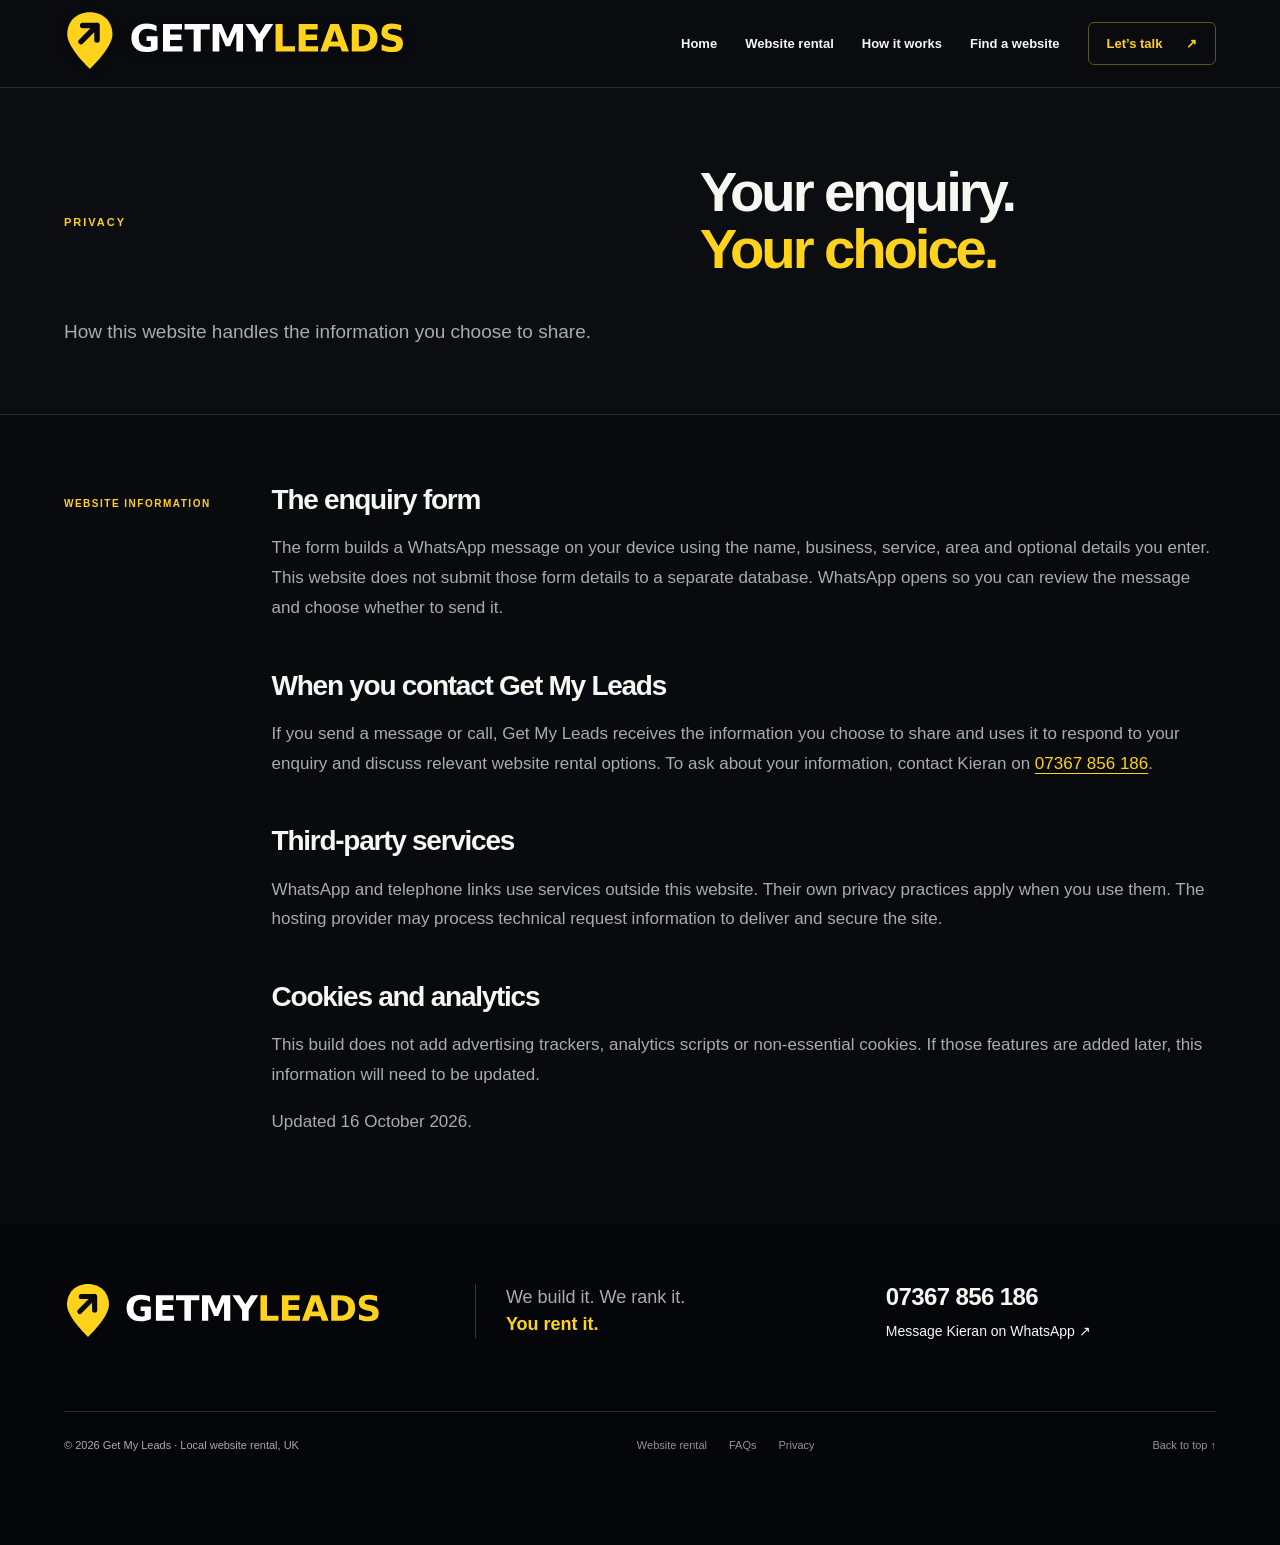
<file: privacy.html>
<!doctype html><html lang="en-GB"><head><meta charset="utf-8"><meta name="viewport" content="width=device-width,initial-scale=1"><title>Privacy Information | Get My Leads</title><meta name="description" content="How the Get My Leads website and WhatsApp enquiry form handle the information you choose to share."><meta name="robots" content="index,follow,max-image-preview:large"><link rel="canonical" href="https://getmyleads.co.uk/privacy.html"><meta property="og:type" content="website"><meta property="og:site_name" content="Get My Leads"><meta property="og:locale" content="en_GB"><meta property="og:title" content="Privacy Information | Get My Leads"><meta property="og:description" content="How the Get My Leads website and WhatsApp enquiry form handle the information you choose to share."><meta property="og:url" content="https://getmyleads.co.uk/privacy.html"><meta property="og:image" content="https://getmyleads.co.uk/assets/social-share.jpg"><meta property="og:image:width" content="1200"><meta property="og:image:height" content="630"><meta property="og:image:alt" content="Get My Leads: more local enquiries, more opportunity"><meta name="twitter:card" content="summary_large_image"><meta name="twitter:title" content="Privacy Information | Get My Leads"><meta name="twitter:description" content="How the Get My Leads website and WhatsApp enquiry form handle the information you choose to share."><meta name="twitter:image" content="https://getmyleads.co.uk/assets/social-share.jpg"><meta name="twitter:image:alt" content="Get My Leads local website rental"><meta name="theme-color" content="#090a0d"><link rel="icon" href="assets/favicon.svg" type="image/svg+xml"><link rel="stylesheet" href="style.css"><link rel="stylesheet" href="redesign.css"><script type="application/ld+json">{"@context": "https://schema.org", "@graph": [{"@type": "Organization", "@id": "https://getmyleads.co.uk/#organization", "name": "Get My Leads", "url": "https://getmyleads.co.uk/", "logo": {"@type": "ImageObject", "url": "https://getmyleads.co.uk/assets/logo.svg"}, "telephone": "+447367856186", "contactPoint": {"@type": "ContactPoint", "telephone": "+447367856186", "contactType": "sales", "availableLanguage": "English"}}, {"@type": "WebSite", "@id": "https://getmyleads.co.uk/#website", "url": "https://getmyleads.co.uk/", "name": "Get My Leads", "inLanguage": "en-GB", "publisher": {"@id": "https://getmyleads.co.uk/#organization"}}, {"@type": "WebPage", "@id": "https://getmyleads.co.uk/privacy.html#webpage", "url": "https://getmyleads.co.uk/privacy.html", "name": "Privacy Information | Get My Leads", "description": "How the Get My Leads website and WhatsApp enquiry form handle the information you choose to share.", "inLanguage": "en-GB", "isPartOf": {"@id": "https://getmyleads.co.uk/#website"}, "about": {"@id": "https://getmyleads.co.uk/#service"}}, {"@type": "Service", "@id": "https://getmyleads.co.uk/#service", "name": "Local website rental", "serviceType": "Local service website rental", "provider": {"@id": "https://getmyleads.co.uk/#organization"}, "areaServed": {"@type": "Country", "name": "United Kingdom"}, "url": "https://getmyleads.co.uk/website-rental.html"}, {"@type": "BreadcrumbList", "itemListElement": [{"@type": "ListItem", "position": 1, "name": "Home", "item": "https://getmyleads.co.uk/"}, {"@type": "ListItem", "position": 2, "name": "Privacy", "item": "https://getmyleads.co.uk/privacy.html"}]}]}</script><script src="script.js" defer></script><link rel="stylesheet" href="brand-refinement.css"></head><body><a class="skip-link" href="#main">Skip to content</a><header class="site-header"><div class="header-inner"><a class="brand" href="index.html" aria-label="Get My Leads home"><img src="assets/logo.svg" alt="Get My Leads" width="631" height="110"></a><button class="menu-button" aria-label="Open navigation" aria-controls="navigation" aria-expanded="false">Menu <span>☰</span></button><nav id="navigation" aria-label="Main navigation"><a href="index.html">Home</a><a href="website-rental.html">Website rental</a><a href="how-it-works.html">How it works</a><a href="find-a-website.html">Find a website</a></nav><a class="header-cta" href="https://wa.me/447367856186">Let’s talk <span aria-hidden="true">↗</span></a></div></header><main id="main"><section class="page-hero" id="hero"><p class="eyebrow">PRIVACY</p><h1>Your enquiry.<br><span>Your choice.</span></h1><p>How this website handles the information you choose to share.</p></section><section class="reading section"><div class="reading-label">WEBSITE INFORMATION</div><article><h2>The enquiry form</h2><p>The form builds a WhatsApp message on your device using the name, business, service, area and optional details you enter. This website does not submit those form details to a separate database. WhatsApp opens so you can review the message and choose whether to send it.</p><h2>When you contact Get My Leads</h2><p>If you send a message or call, Get My Leads receives the information you choose to share and uses it to respond to your enquiry and discuss relevant website rental options. To ask about your information, contact Kieran on <a href="tel:+447367856186">07367 856 186</a>.</p><h2>Third-party services</h2><p>WhatsApp and telephone links use services outside this website. Their own privacy practices apply when you use them. The hosting provider may process technical request information to deliver and secure the site.</p><h2>Cookies and analytics</h2><p>This build does not add advertising trackers, analytics scripts or non-essential cookies. If those features are added later, this information will need to be updated.</p><p>Updated 16 October 2026.</p></article></section></main><footer><div class="footer-top"><a href="index.html" class="footer-brand"><img src="assets/logo.svg" alt="Get My Leads" width="631" height="110"></a><p>We build it. We rank it.<br><strong>You rent it.</strong></p><div><a href="tel:+447367856186">07367 856 186</a><a href="https://wa.me/447367856186">Message Kieran on WhatsApp ↗</a></div></div><div class="footer-bottom"><p>© 2026 Get My Leads · Local website rental, UK</p><nav aria-label="Footer navigation"><a href="website-rental.html">Website rental</a><a href="faqs.html">FAQs</a><a href="privacy.html">Privacy</a></nav><a href="#main">Back to top ↑</a></div></footer><div class="floating-contact" aria-hidden="true" inert><a href="tel:+447367856186"><span aria-hidden="true">☎</span> Call Kieran</a><a href="https://wa.me/447367856186"><span aria-hidden="true">↗</span> WhatsApp</a></div></body></html>
</file>
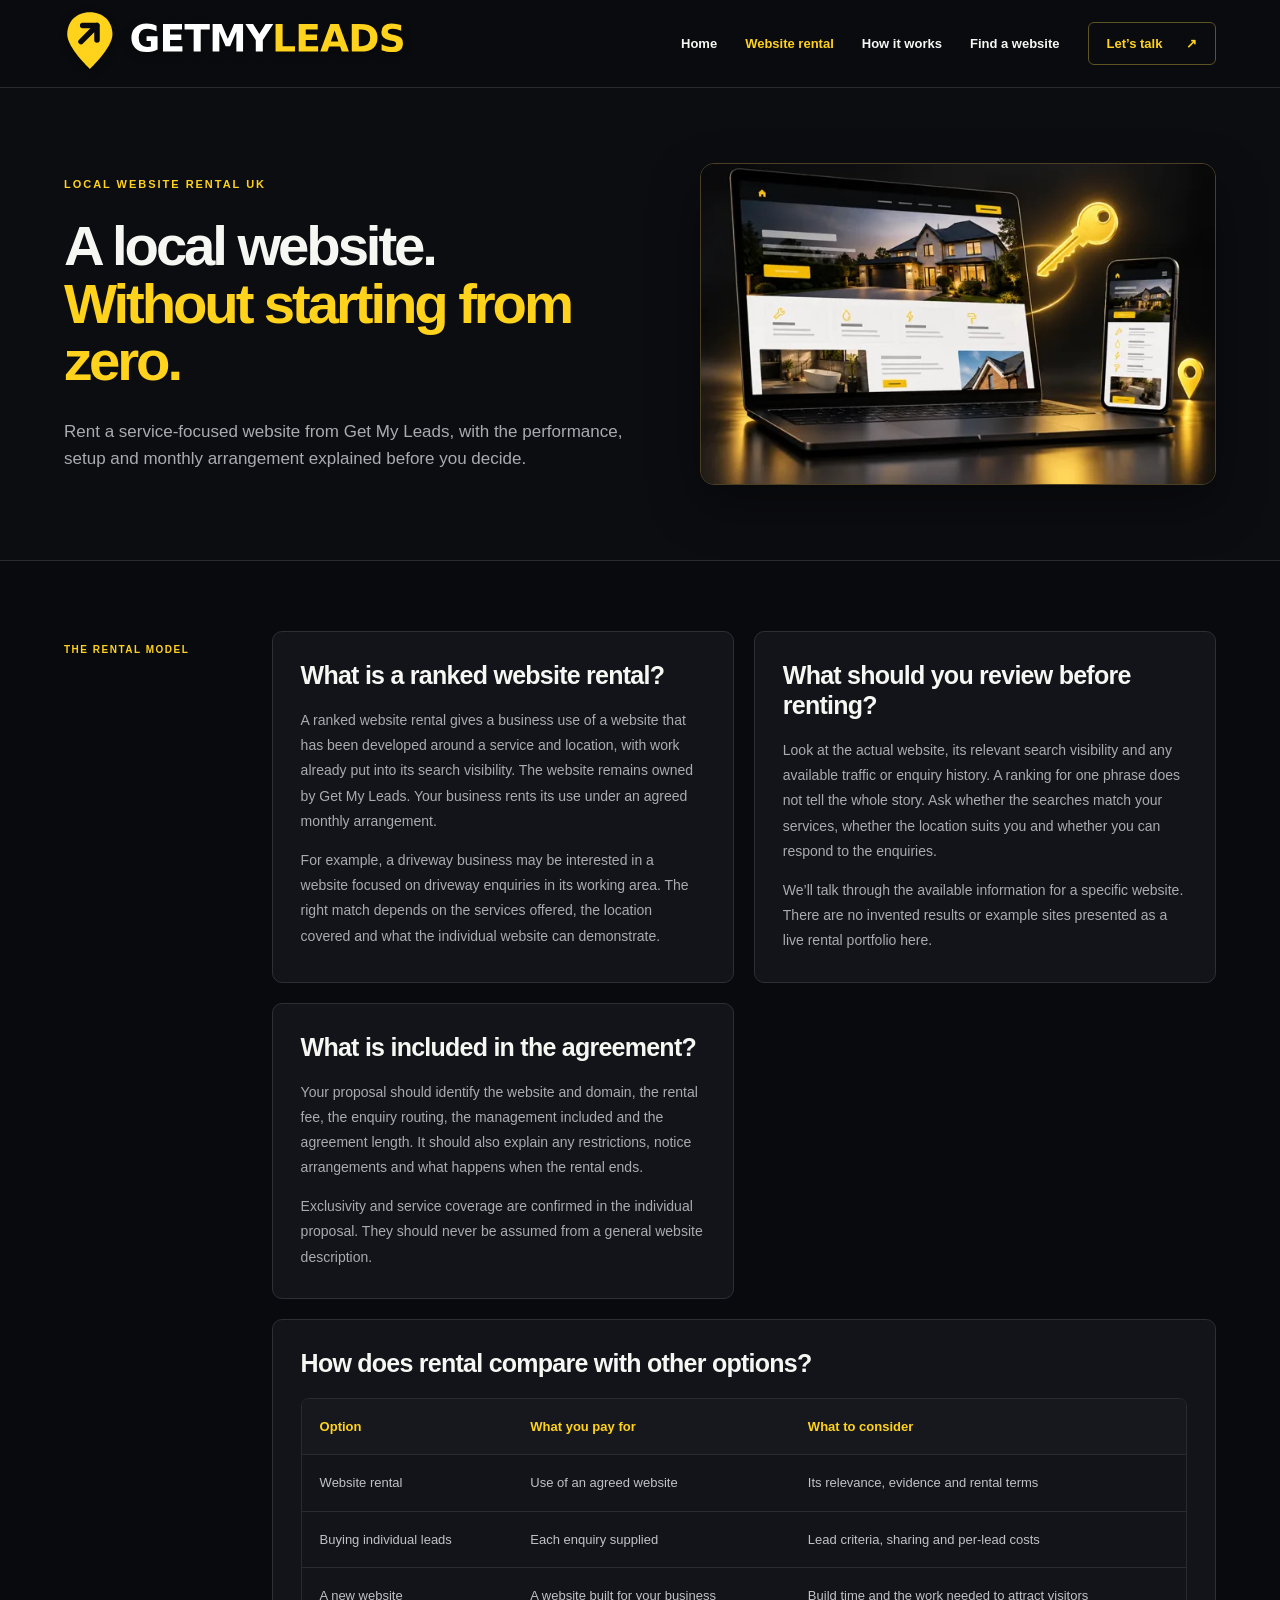
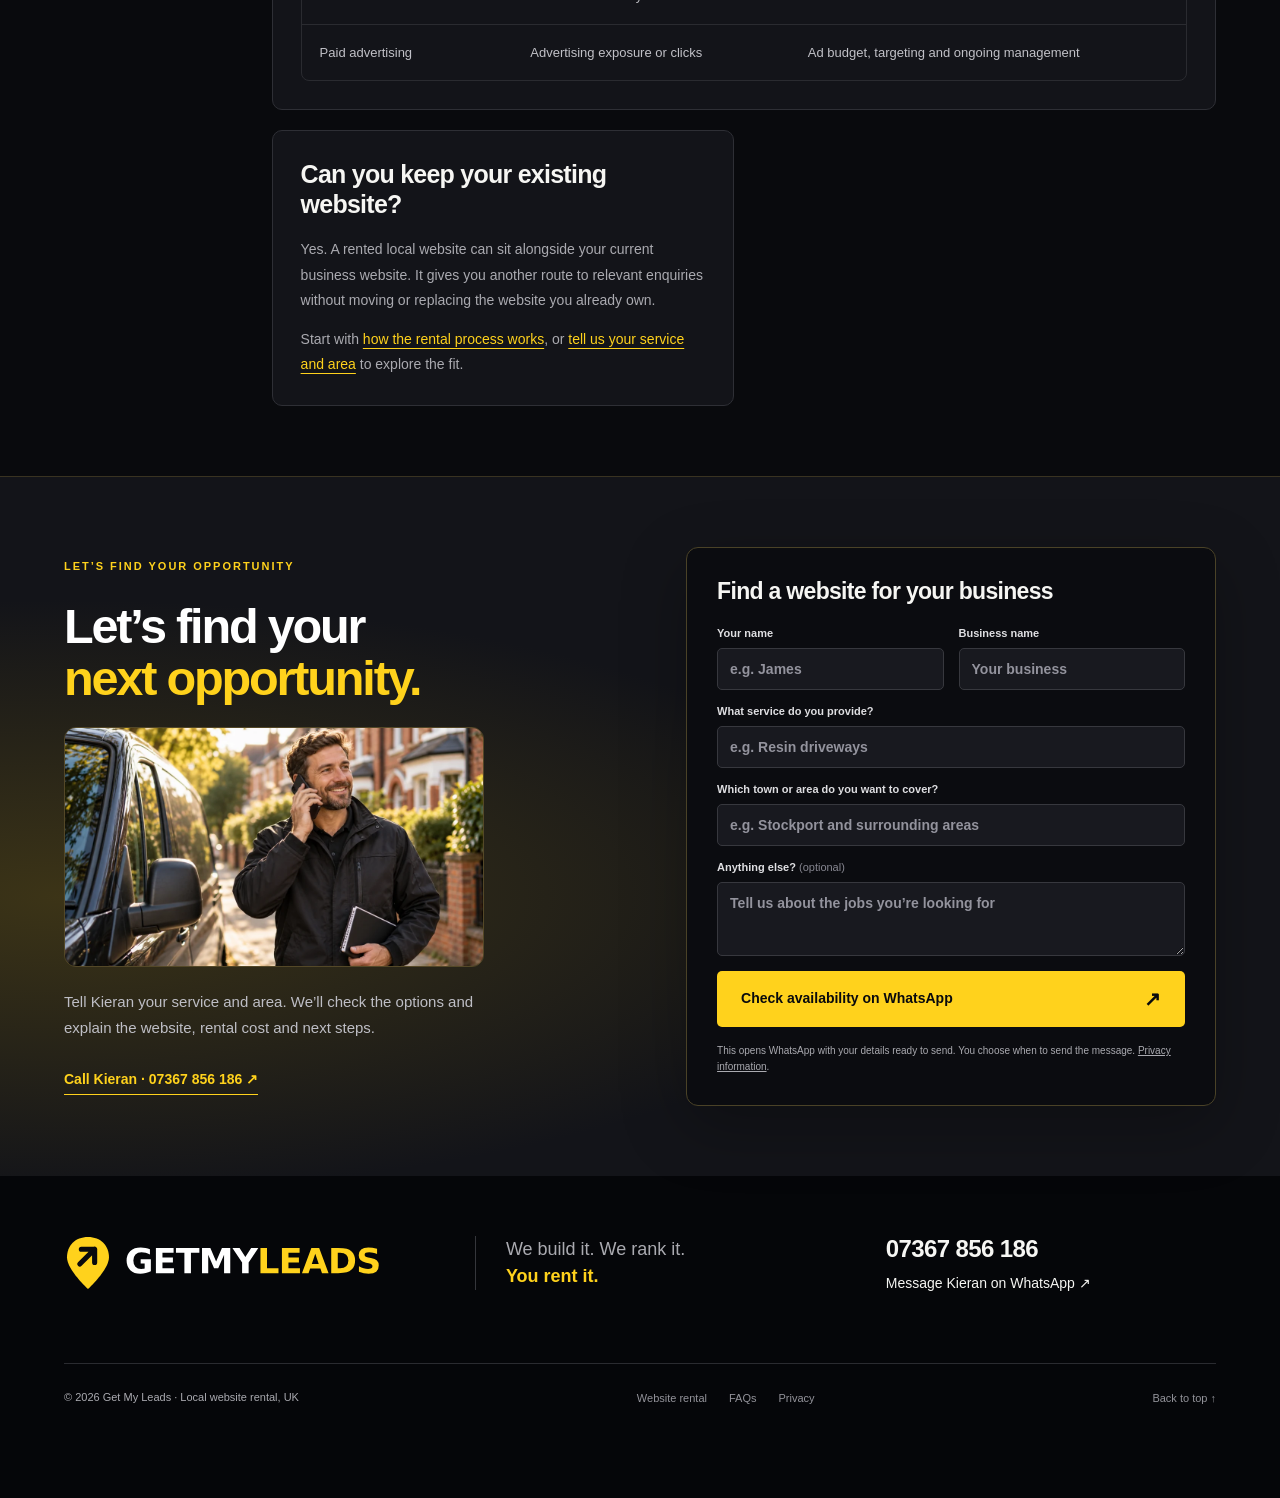
<file: website-rental.html>
<!doctype html><html lang="en-GB"><head><meta charset="utf-8"><meta name="viewport" content="width=device-width,initial-scale=1"><title>Local Website Rental UK | Get My Leads</title><meta name="description" content="Understand ranked website rental: what you rent, how monthly arrangements work, what to review and how enquiries can reach your local business."><meta name="robots" content="index,follow,max-image-preview:large"><link rel="canonical" href="https://getmyleads.co.uk/website-rental.html"><meta property="og:type" content="website"><meta property="og:site_name" content="Get My Leads"><meta property="og:locale" content="en_GB"><meta property="og:title" content="Local Website Rental UK | Get My Leads"><meta property="og:description" content="Understand ranked website rental: what you rent, how monthly arrangements work, what to review and how enquiries can reach your local business."><meta property="og:url" content="https://getmyleads.co.uk/website-rental.html"><meta property="og:image" content="https://getmyleads.co.uk/assets/social-share.jpg"><meta property="og:image:width" content="1200"><meta property="og:image:height" content="630"><meta property="og:image:alt" content="Get My Leads: more local enquiries, more opportunity"><meta name="twitter:card" content="summary_large_image"><meta name="twitter:title" content="Local Website Rental UK | Get My Leads"><meta name="twitter:description" content="Understand ranked website rental: what you rent, how monthly arrangements work, what to review and how enquiries can reach your local business."><meta name="twitter:image" content="https://getmyleads.co.uk/assets/social-share.jpg"><meta name="twitter:image:alt" content="Get My Leads local website rental"><meta name="theme-color" content="#090a0d"><link rel="icon" href="assets/favicon.svg" type="image/svg+xml"><link rel="stylesheet" href="style.css"><link rel="stylesheet" href="redesign.css"><script type="application/ld+json">{"@context": "https://schema.org", "@graph": [{"@type": "Organization", "@id": "https://getmyleads.co.uk/#organization", "name": "Get My Leads", "url": "https://getmyleads.co.uk/", "logo": {"@type": "ImageObject", "url": "https://getmyleads.co.uk/assets/logo.svg"}, "telephone": "+447367856186", "contactPoint": {"@type": "ContactPoint", "telephone": "+447367856186", "contactType": "sales", "availableLanguage": "English"}}, {"@type": "WebSite", "@id": "https://getmyleads.co.uk/#website", "url": "https://getmyleads.co.uk/", "name": "Get My Leads", "inLanguage": "en-GB", "publisher": {"@id": "https://getmyleads.co.uk/#organization"}}, {"@type": "WebPage", "@id": "https://getmyleads.co.uk/website-rental.html#webpage", "url": "https://getmyleads.co.uk/website-rental.html", "name": "Local Website Rental UK | Get My Leads", "description": "Understand ranked website rental: what you rent, how monthly arrangements work, what to review and how enquiries can reach your local business.", "inLanguage": "en-GB", "isPartOf": {"@id": "https://getmyleads.co.uk/#website"}, "about": {"@id": "https://getmyleads.co.uk/#service"}}, {"@type": "Service", "@id": "https://getmyleads.co.uk/#service", "name": "Local website rental", "serviceType": "Local service website rental", "provider": {"@id": "https://getmyleads.co.uk/#organization"}, "areaServed": {"@type": "Country", "name": "United Kingdom"}, "url": "https://getmyleads.co.uk/website-rental.html"}, {"@type": "BreadcrumbList", "itemListElement": [{"@type": "ListItem", "position": 1, "name": "Home", "item": "https://getmyleads.co.uk/"}, {"@type": "ListItem", "position": 2, "name": "Website rental", "item": "https://getmyleads.co.uk/website-rental.html"}]}]}</script><script src="script.js" defer></script><link rel="stylesheet" href="brand-refinement.css"></head><body><a class="skip-link" href="#main">Skip to content</a><header class="site-header"><div class="header-inner"><a class="brand" href="index.html" aria-label="Get My Leads home"><img src="assets/logo.svg" alt="Get My Leads" width="631" height="110"></a><button class="menu-button" aria-label="Open navigation" aria-controls="navigation" aria-expanded="false">Menu <span>☰</span></button><nav id="navigation" aria-label="Main navigation"><a href="index.html">Home</a><a href="website-rental.html" aria-current="page">Website rental</a><a href="how-it-works.html">How it works</a><a href="find-a-website.html">Find a website</a></nav><a class="header-cta" href="https://wa.me/447367856186">Let’s talk <span aria-hidden="true">↗</span></a></div></header><main id="main"><section class="page-hero" id="hero"><div class="page-hero-copy"><p class="eyebrow">LOCAL WEBSITE RENTAL UK</p><h1>A local website.<br><span>Without starting from zero.</span></h1><p>Rent a service-focused website from Get My Leads, with the performance, setup and monthly arrangement explained before you decide.</p></div><div class="page-hero-art"><img class="" src="assets/website.webp" srcset="assets/website-small.webp 640w, assets/website.webp 1200w" sizes="(max-width:760px) 100vw, 50vw" alt="Illustration of renting a local website" width="1200" height="800" loading="lazy"></div></section><section class="reading section"><div class="reading-label">THE RENTAL MODEL</div><article class="reading-cards"><div class="reading-card"><h2>What is a ranked website rental?</h2><p>A ranked website rental gives a business use of a website that has been developed around a service and location, with work already put into its search visibility. The website remains owned by Get My Leads. Your business rents its use under an agreed monthly arrangement.</p><p>For example, a driveway business may be interested in a website focused on driveway enquiries in its working area. The right match depends on the services offered, the location covered and what the individual website can demonstrate.</p></div><div class="reading-card"><h2>What should you review before renting?</h2><p>Look at the actual website, its relevant search visibility and any available traffic or enquiry history. A ranking for one phrase does not tell the whole story. Ask whether the searches match your services, whether the location suits you and whether you can respond to the enquiries.</p><p>We’ll talk through the available information for a specific website. There are no invented results or example sites presented as a live rental portfolio here.</p></div><div class="reading-card"><h2>What is included in the agreement?</h2><p>Your proposal should identify the website and domain, the rental fee, the enquiry routing, the management included and the agreement length. It should also explain any restrictions, notice arrangements and what happens when the rental ends.</p><p>Exclusivity and service coverage are confirmed in the individual proposal. They should never be assumed from a general website description.</p></div><div class="reading-card"><h2>How does rental compare with other options?</h2><div class="table-wrap"><table><thead><tr><th>Option</th><th>What you pay for</th><th>What to consider</th></tr></thead><tbody><tr><td>Website rental</td><td>Use of an agreed website</td><td>Its relevance, evidence and rental terms</td></tr><tr><td>Buying individual leads</td><td>Each enquiry supplied</td><td>Lead criteria, sharing and per-lead costs</td></tr><tr><td>A new website</td><td>A website built for your business</td><td>Build time and the work needed to attract visitors</td></tr><tr><td>Paid advertising</td><td>Advertising exposure or clicks</td><td>Ad budget, targeting and ongoing management</td></tr></tbody></table></div></div><div class="reading-card"><h2>Can you keep your existing website?</h2><p>Yes. A rented local website can sit alongside your current business website. It gives you another route to relevant enquiries without moving or replacing the website you already own.</p><p>Start with <a href="how-it-works.html">how the rental process works</a>, or <a href="find-a-website.html">tell us your service and area</a> to explore the fit.</p></div></article></section><section class="enquiry section" id="enquire"><div class="enquiry-copy"><p class="eyebrow">LET’S FIND YOUR OPPORTUNITY</p><h2>Let’s find your<br><span>next opportunity.</span></h2><div class="contact-art"><img src="assets/customer-call.webp" alt="Illustrative tradesperson taking a customer call" width="1100" height="733" loading="lazy"></div><p>Tell Kieran your service and area. We’ll check the options and explain the website, rental cost and next steps.</p><a class="text-link" href="tel:+447367856186">Call Kieran · 07367 856 186 ↗</a></div><form id="enquiry-form" action="https://wa.me/447367856186" method="get"><h3>Find a website for your business</h3><div class="form-row"><label>Your name<input name="name" autocomplete="name" required maxlength="100" placeholder="e.g. James"></label><label>Business name<input name="business" autocomplete="organization" required maxlength="140" placeholder="Your business"></label></div><label>What service do you provide?<input name="service" id="service" required maxlength="160" placeholder="e.g. Resin driveways"></label><label>Which town or area do you want to cover?<input name="area" required maxlength="160" placeholder="e.g. Stockport and surrounding areas"></label><label>Anything else? <span class="optional">(optional)</span><textarea name="details" rows="3" maxlength="1500" placeholder="Tell us about the jobs you’re looking for"></textarea></label><button class="button primary" type="submit">Check availability on WhatsApp <span aria-hidden="true">↗</span></button><p class="form-note">This opens WhatsApp with your details ready to send. You choose when to send the message. <a href="privacy.html">Privacy information</a>.</p><noscript><p>JavaScript is off. <a href="https://wa.me/447367856186">Message Kieran directly on WhatsApp</a> with your service and area.</p></noscript></form></section></main><footer><div class="footer-top"><a href="index.html" class="footer-brand"><img src="assets/logo.svg" alt="Get My Leads" width="631" height="110"></a><p>We build it. We rank it.<br><strong>You rent it.</strong></p><div><a href="tel:+447367856186">07367 856 186</a><a href="https://wa.me/447367856186">Message Kieran on WhatsApp ↗</a></div></div><div class="footer-bottom"><p>© 2026 Get My Leads · Local website rental, UK</p><nav aria-label="Footer navigation"><a href="website-rental.html">Website rental</a><a href="faqs.html">FAQs</a><a href="privacy.html">Privacy</a></nav><a href="#main">Back to top ↑</a></div></footer><div class="floating-contact" aria-hidden="true" inert><a href="tel:+447367856186"><span aria-hidden="true">☎</span> Call Kieran</a><a href="https://wa.me/447367856186"><span aria-hidden="true">↗</span> WhatsApp</a></div></body></html>
</file>
<file: style.css>
:root{--bg:#090a0d;--panel:#111216;--line:#2a2b30;--yellow:#ffd21c;--white:#f6f6f3;--muted:#aaaab0;--max:1392px}*{box-sizing:border-box}html{scroll-behavior:smooth;scroll-padding-top:130px}body{margin:0;background:var(--bg);color:var(--white);font-family:Arial,Helvetica,sans-serif;-webkit-font-smoothing:antialiased}a{color:inherit;text-decoration:none}button,input,textarea{font:inherit}button,a,input,textarea,summary{-webkit-tap-highlight-color:transparent}button,a,summary{touch-action:manipulation}a:focus-visible,button:focus-visible,summary:focus-visible{outline:3px solid var(--yellow);outline-offset:5px}img{display:block;max-width:100%}button{cursor:pointer}::selection{background:var(--yellow);color:var(--bg)}.skip-link{position:fixed;top:-80px;left:10px;z-index:200;background:var(--yellow);color:#000;padding:16px}.skip-link:focus{top:10px}.site-header{height:94px;position:sticky;top:0;z-index:90;background:rgba(9,10,13,.97);border-bottom:1px solid var(--line)}.header-inner{max-width:1540px;height:100%;margin:auto;padding:0 5%;display:flex;align-items:center;gap:34px}.brand{position:relative;align-self:flex-start;top:0;width:320px;height:112px;flex-shrink:0;border:1px solid #303136;border-top:0;background:#000;border-radius:0 0 18px 18px;overflow:hidden;box-shadow:0 10px 30px #0006}.brand img{width:100%;height:100%;object-fit:cover;transform:scale(1.1)}#navigation{display:flex;align-items:center;gap:28px;margin-left:auto}#navigation a{font-size:13px;font-weight:700;white-space:nowrap;padding:35px 0}#navigation a:hover,#navigation [aria-current]{color:var(--yellow)}.header-cta{border:1px solid #5d5323;border-radius:6px;color:var(--yellow);padding:13px 18px;font-size:13px;white-space:nowrap;font-weight:700}.header-cta span{margin-left:20px}.menu-button{display:none}.section{padding:100px max(5%,calc((100% - var(--max))/2));}.eyebrow{font-size:11px;letter-spacing:.18em;font-weight:800;color:var(--yellow);margin:0 0 24px;line-height:1.6}.status-dot{display:inline-block;width:7px;height:7px;border-radius:50%;background:var(--yellow);margin-right:9px;box-shadow:0 0 16px #ffd21c55}h1,h2,h3,p{margin-top:0}h1{font-size:clamp(49px,5.4vw,83px);letter-spacing:-.055em;font-weight:900;line-height:1.02}h2{font-size:clamp(35px,3.6vw,54px);letter-spacing:-.045em;line-height:1.08;margin-bottom:28px;font-weight:800}h1 span,h2 span{color:var(--yellow)}p{font-size:16px;line-height:1.75;color:var(--muted)}.hero{min-height:710px;position:relative;overflow:hidden;border-bottom:1px solid var(--line);display:flex;align-items:center}.hero-art{position:absolute;right:-5%;top:0;width:100%;height:100%;object-fit:cover;object-position:70% center}.hero-mask{position:absolute;inset:0;background:linear-gradient(90deg,#090a0d 0%,#090a0df7 22%,#090a0d8a 50%,#090a0d00 72%)}.hero-inner{position:relative;z-index:1;width:100%;max-width:1540px;margin:auto;padding:88px 5% 100px}.hero h1{max-width:890px;margin:0 0 26px}.hero-description{font-size:19px;color:#d1d1d5;line-height:1.6}.actions{display:flex;flex-wrap:wrap;gap:12px;margin-top:32px}.button{display:inline-flex;align-items:center;justify-content:space-between;gap:34px;min-height:56px;padding:17px 24px;font-size:14px;font-weight:800;line-height:1.4;border-radius:5px;border:1px solid transparent;transition:background .2s,transform .2s}.button:hover{transform:translateY(-2px)}.button span{font-size:20px;line-height:1}.primary{background:var(--yellow);color:#090a0d}.primary:hover{background:#ffe05a}.outline{background:#0a0b0f88;border-color:#4a4a50;color:#f6f6f3}.outline:hover{border-color:var(--yellow)}.hero-foot{display:flex;gap:18px;align-items:center;margin-top:38px;font-size:11px;letter-spacing:.03em;color:#bbbcc1}.hero-foot i{height:3px;width:3px;border-radius:50%;background:var(--yellow)}.hero-index{position:absolute;bottom:25px;right:5%;font-size:9px;letter-spacing:.15em;color:#9a9a9f;writing-mode:horizontal-tb}.intro{background:var(--white);color:var(--bg)}.intro .eyebrow{color:#786000}.intro h2 span{color:#85858c}.intro-grid{display:grid;grid-template-columns:1.1fr 1fr;gap:9%}.intro p{color:#616169}.intro .large-copy{color:#202126;font-size:21px;line-height:1.6}.text-link{display:inline-block;border-bottom:1px solid currentColor;padding-bottom:7px;font-size:14px;font-weight:700;margin-top:13px}.intro .text-link{color:#090a0d}.section-head{display:flex;justify-content:space-between;align-items:end;gap:36px;margin-bottom:30px}.section-head .text-link{margin-bottom:28px;color:#e2e2e5}.steps{display:grid;grid-template-columns:repeat(4,minmax(0,1fr));border-top:1px solid var(--line)}.steps article{padding:28px 26px 0 0;margin-right:26px;border-right:1px solid var(--line)}.steps article:last-child{margin:0;border:0;padding-right:0}.step-num{font-size:64px;letter-spacing:-.07em;color:#444137;display:block;margin-bottom:35px;font-weight:800}.steps h3{font-size:20px;letter-spacing:-.025em;margin-bottom:13px}.steps p{font-size:14px;line-height:1.75}.rental-feature{background:#131418;display:grid;grid-template-columns:1.1fr 1fr;align-items:center;gap:7%;border-block:1px solid var(--line)}.feature-art{border:1px solid #3a3320;border-radius:14px;overflow:hidden;box-shadow:0 30px 70px #0006;transform:rotate(-2deg)}.feature-art img{width:100%;height:auto}.check-list{list-style:none;margin:28px 0;padding:0}.check-list li{position:relative;padding:13px 0 13px 28px;border-bottom:1px solid #2a2b30;font-size:14px;line-height:1.5;color:#d3d3d6}.check-list li:before{content:'↗';position:absolute;left:0;color:var(--yellow);font-weight:800}.feature-copy .button{margin-top:10px}.sectors{display:grid;grid-template-columns:1fr 1fr;gap:10%}.sectors>div>p{max-width:510px}.small-copy{font-size:12px!important;color:#86868f!important}.sector-list{border-top:1px solid var(--line)}.sector-list a{display:flex;gap:20px;align-items:center;border-bottom:1px solid var(--line);padding:25px 0}.sector-list a>span{color:#77777f;font-size:11px}.sector-list strong{font-size:18px;letter-spacing:-.025em}.sector-list b{margin-left:auto;color:var(--yellow);font-size:24px}.sector-list a:hover strong{color:var(--yellow)}.faq-section{display:grid;grid-template-columns:.8fr 1.2fr;gap:9%;border-top:1px solid var(--line);background:#101115}.faq-list details{border-bottom:1px solid #38393e}.faq-list details:first-child{border-top:1px solid #38393e}.faq-list summary{list-style:none;display:flex;justify-content:space-between;align-items:center;gap:25px;font-size:16px;font-weight:700;padding:24px 0;cursor:pointer;line-height:1.5}.faq-list summary::-webkit-details-marker{display:none}.faq-list summary span{color:var(--yellow);font-size:23px}.faq-list details[open] summary span{transform:rotate(45deg)}.faq-list details p{font-size:14px;padding:0 35px 16px 0;max-width:850px}.enquiry{background:var(--yellow);color:#090a0d;display:grid;grid-template-columns:1fr 1fr;gap:10%;padding-block:90px}.enquiry .eyebrow{color:#584700}.enquiry h2{font-size:clamp(46px,4.6vw,70px)}.enquiry h2 span{color:#776016}.enquiry-copy p:not(.eyebrow){color:#554817;max-width:420px}.enquiry .text-link{font-size:16px}.enquiry form{background:#101115;border-radius:12px;color:#f6f6f3;padding:36px;box-shadow:0 20px 50px #60490035}.enquiry form h3{font-size:22px;letter-spacing:-.03em;margin-bottom:26px}.form-row{display:grid;grid-template-columns:1fr 1fr;gap:15px}label{display:flex;flex-direction:column;gap:9px;font-size:12px;color:#dfdfe2;font-weight:700;margin-bottom:18px}.optional{display:contents;color:#878791;font-weight:400}input,textarea{width:100%;max-width:100%;border:1px solid #37383e;background:#1b1c22;color:#fff;padding:13px 12px;border-radius:5px;outline:none;font-size:14px}input:focus,textarea:focus{border-color:var(--yellow);box-shadow:0 0 0 2px #ffd21c22}textarea{resize:vertical}input::placeholder,textarea::placeholder{color:#93939d}.enquiry form .button{width:100%;border:0;text-align:left}.form-note{font-size:11px;line-height:1.7;margin:16px 0 0;color:#aaaab0}.form-note a{text-decoration:underline}footer{padding:55px 5% 90px;background:#050609}.footer-top{display:grid;grid-template-columns:1fr 1fr 1fr;align-items:center;gap:7%;max-width:1392px;margin:auto}.footer-brand{width:280px;max-width:100%}.footer-top>p{font-size:20px;line-height:1.5;margin:0}.footer-top strong{color:var(--yellow)}.footer-top>div>a{display:block;font-size:14px;margin:12px 0}.footer-top>div>a:first-child{font-size:24px;font-weight:700;letter-spacing:-.025em}.footer-bottom{max-width:1392px;margin:40px auto 0;padding-top:24px;border-top:1px solid var(--line);display:flex;align-items:center;justify-content:space-between;gap:25px;font-size:11px;color:#93939a}.footer-bottom p{font-size:11px;margin:0}.footer-bottom nav{display:flex;gap:22px}.floating-contact{position:fixed;z-index:100;left:50%;bottom:max(18px,env(safe-area-inset-bottom));display:flex;transform:translate(-50%,20px);opacity:0;visibility:hidden;pointer-events:none;border:1px solid #46412c;border-radius:8px;overflow:hidden;box-shadow:0 8px 35px #0009;transition:opacity .2s,transform .2s,visibility .2s;white-space:nowrap}.floating-contact.visible{opacity:1;visibility:visible;pointer-events:auto;transform:translate(-50%,0)}.floating-contact a{padding:15px 23px;background:#17181c;color:#f6f6f3;font-size:13px;font-weight:700;display:flex;gap:10px;align-items:center}.floating-contact a:last-child{background:var(--yellow);color:#090a0d}.page-hero{padding:110px max(5%,calc((100% - var(--max))/2)) 80px;background:radial-gradient(ellipse at 100% 100%,#3c3215 0,transparent 50%),#0e0f13;border-bottom:1px solid var(--line)}.page-hero h1{font-size:clamp(45px,5.7vw,84px);max-width:1100px;margin-bottom:28px}.page-hero>p:last-child{font-size:19px;max-width:780px;margin-bottom:0}.reading{display:grid;grid-template-columns:230px minmax(0,850px);gap:7%}.reading-label{font-size:11px;letter-spacing:.15em;color:var(--yellow);font-weight:800;padding-top:10px}.reading article>h2{font-size:31px;margin-top:48px;margin-bottom:18px}.reading article>h2:first-child{margin-top:0}.reading article>p{font-size:17px}.reading a:not(.button){color:var(--yellow);text-decoration:underline;text-underline-offset:4px}.table-wrap{overflow-x:auto;border:1px solid var(--line);border-radius:8px}table{width:100%;border-collapse:collapse;text-align:left;font-size:13px;min-width:530px}th,td{padding:18px;border-bottom:1px solid var(--line);line-height:1.5}th{color:var(--yellow);background:#17181d}td{color:#c1c1c7}tr:last-child td{border-bottom:0}.availability{display:grid;grid-template-columns:.5fr 1.5fr;gap:9%;align-items:center}.availability-mark{font-size:170px;color:var(--yellow);line-height:1;background:#14151a;border:1px solid #393324;border-radius:30px;text-align:center;padding:35px}.availability p{max-width:760px}.all-faq .faq-list{max-width:1000px;margin:auto}
@media(min-width:1600px){.hero-art{width:1500px;right:calc((100% - 1540px)/2 - 70px)}}
@media(max-width:1200px){.header-inner{gap:22px}.brand{width:270px}#navigation{gap:19px}#navigation a{font-size:12px}.hero h1{font-size:64px}.hero{min-height:680px}.intro-grid{gap:5%}.steps article{padding-right:18px;margin-right:18px}.rental-feature{gap:5%}.section{padding-block:80px}.enquiry{gap:6%}.enquiry form{padding:27px}.reading{grid-template-columns:160px 1fr}}
@media(max-width:960px){.brand{width:240px;height:101px}.header-inner{padding-inline:4%;gap:18px}.header-cta{padding:12px}#navigation{gap:14px}.hero h1{font-size:58px}.hero-art{right:-13%;width:112%}.hero-mask{background:linear-gradient(90deg,#090a0d 0%,#090a0de6 27%,#090a0d66 62%,transparent 85%)}.hero-description{font-size:17px}.steps{grid-template-columns:1fr 1fr;gap:25px 0}.steps article:nth-child(2){border:0}.intro-grid,.sectors,.faq-section{gap:6%}.rental-feature{grid-template-columns:1fr}.feature-art{max-width:700px;margin:0 auto 35px;transform:rotate(0)}.feature-copy{max-width:700px;margin:auto;width:100%}.footer-top{gap:4%}.footer-top>div>a:first-child{font-size:20px}.reading{grid-template-columns:1fr;gap:30px}}
@media(max-width:760px){html{scroll-padding-top:110px}.site-header{height:78px}.header-inner{padding:0 18px;gap:12px;justify-content:space-between}.brand{width:222px;height:94px;border-radius:0 0 12px 12px}.brand img{transform:scale(1.12)}.header-cta{display:none}.menu-button{display:flex;align-items:center;gap:8px;border:1px solid #3a3b40;padding:10px;background:transparent;color:#f6f6f3;border-radius:5px;font-size:12px}.menu-button span{font-size:17px}#navigation{display:none;position:absolute;top:78px;left:0;right:0;background:#111216;padding:32px 22px 20px;border-bottom:1px solid #3a3b40;box-shadow:0 15px 20px #0006}#navigation.open{display:flex;flex-direction:column;gap:0;align-items:stretch}#navigation a{padding:16px 0;font-size:16px;border-bottom:1px solid #292a30}#navigation a:last-child{border:0}.section{padding:60px 22px}.hero{min-height:880px;display:block}.hero-inner{padding:70px 22px 390px}.hero .eyebrow{font-size:9px;margin-bottom:22px;letter-spacing:.13em}.hero h1{font-size:clamp(37px,7.1vw,54px);letter-spacing:-.052em;line-height:1.06;margin-bottom:24px}.hero-description{font-size:16px}.hero-art{top:auto;bottom:-10px;right:-5%;height:480px;width:110%;object-fit:cover;object-position:right bottom}.hero-mask{background:linear-gradient(180deg,#090a0d 0%,#090a0d 42%,#090a0dd9 52%,transparent 75%)}.hero-foot{font-size:10px;gap:12px;margin-top:26px}.hero-index{font-size:8px;bottom:16px;right:22px}.actions{gap:10px;margin-top:28px}.button{font-size:13px;padding:15px 18px;min-height:52px;gap:20px}.hero .button{flex:1}.hero .button span{font-size:18px}.intro-grid{grid-template-columns:1fr;gap:12px}.intro .large-copy{font-size:19px}.intro h2{margin-bottom:12px}h2{font-size:35px}.eyebrow{font-size:10px;margin-bottom:19px}.section-head{display:block;margin-bottom:25px}.section-head .text-link{margin-top:0;margin-bottom:8px}.steps{gap:30px 0}.steps article{margin-right:15px;padding:22px 15px 0 0}.steps article:nth-child(2n){padding-right:0;margin-right:0;border:0}.step-num{font-size:48px;margin-bottom:22px}.steps h3{font-size:17px;line-height:1.25}.steps p{font-size:13px}.rental-feature{display:block}.feature-art{margin-bottom:42px}.feature-copy h2{font-size:38px}.sectors{grid-template-columns:1fr;gap:28px}.sector-list strong{font-size:17px}.sector-list a{padding:24px 0}.faq-section{grid-template-columns:1fr;gap:35px}.faq-list summary{font-size:15px;padding:22px 0}.enquiry{grid-template-columns:1fr;gap:34px}.enquiry h2{font-size:49px}.enquiry-copy p:not(.eyebrow){font-size:16px}.enquiry form{padding:25px 20px}.enquiry form h3{font-size:20px}.form-row{grid-template-columns:1fr;gap:0}.form-note{font-size:11px}.footer-top{grid-template-columns:1fr;gap:20px}.footer-brand{width:250px;margin-left:-15px}.footer-top>p{font-size:22px}.footer-bottom{display:block;margin-top:30px}.footer-bottom nav{margin:20px 0;gap:25px}.footer-bottom>a{display:inline-block;margin-top:5px}footer{padding:30px 22px 100px}.floating-contact{bottom:max(12px,env(safe-area-inset-bottom));max-width:calc(100% - 24px)}.floating-contact a{padding:14px 21px;font-size:12px}.page-hero{padding:80px 22px 55px}.page-hero h1{font-size:43px;line-height:1.08}.page-hero>p:last-child{font-size:17px}.reading{display:block}.reading-label{margin-bottom:30px}.reading article>h2{font-size:28px;margin-top:38px}.reading article>p{font-size:16px}.availability{grid-template-columns:1fr;gap:30px}.availability-mark{font-size:100px;max-width:170px;padding:20px;border-radius:20px}.availability h2{font-size:34px}.all-faq{padding-top:35px}}
@media(max-width:360px){.brand{width:190px}.hero h1{font-size:34px}.hero .actions{flex-direction:column}.hero{min-height:950px}.hero-inner{padding-bottom:390px}.hero-description{font-size:15px}.hero-foot{flex-wrap:wrap}.floating-contact a{padding:14px 18px}}
@media(prefers-reduced-motion:reduce){html{scroll-behavior:auto}*,*:before,*:after{transition:none!important;animation:none!important}}
@media(max-width:360px){.hero h1{font-size:30px}.header-inner{gap:8px}.brand{max-width:calc(100% - 78px)}}
</file>
<file: redesign.css>
/* Get My Lead — visual edition */
:root{--max:1260px}.section{padding:70px max(5%,calc((100% - var(--max))/2))}.site-header{height:84px}.header-inner{max-width:1460px}.brand{width:278px;height:100px;border-radius:0 0 12px 12px;box-shadow:0 8px 22px #0005}.brand img{transform:scale(1.06)}h2{font-size:clamp(34px,3.25vw,48px)}.hero{min-height:660px;background:radial-gradient(ellipse at right,#302912,transparent 65%),#090a0d}.hero-inner{max-width:1400px;padding:88px 5% 82px}.hero h1{font-size:clamp(48px,4.8vw,72px);max-width:760px;line-height:1.02}.hero-art{width:78%;right:-9%;height:100%;object-position:right center}.hero-mask{background:linear-gradient(90deg,#090a0d 0%,#090a0df7 26%,#090a0d78 48%,transparent 70%)}.hero-description{font-size:18px}.hero-index{display:none}.hero-foot{margin-top:28px}.value-rail{display:grid;grid-template-columns:repeat(3,1fr);gap:0;max-width:1260px;margin:auto;padding:24px 0;border-bottom:1px solid #303136}.value-rail>div{display:grid;grid-template-columns:40px 1fr;gap:4px 14px;padding:0 35px;border-right:1px solid #34353a}.value-rail>div:first-child{padding-left:0}.value-rail>div:last-child{border:0}.value-rail>div>span{grid-row:1/3;align-self:center;font-size:30px;color:var(--yellow)}.value-rail strong{font-size:14px}.value-rail small{font-size:11px;color:#97979f;line-height:1.7}.intro{background:#090a0d;color:#f6f6f3;display:grid;grid-template-columns:1.05fr 1fr;gap:7%;align-items:center}.intro-visual{position:relative;overflow:hidden;border:1px solid #443c24;border-radius:16px;background:#17181c;box-shadow:0 20px 50px #0006}.intro-visual>img{width:100%;height:410px;object-fit:cover}.visual-label{position:absolute;bottom:18px;left:18px;background:#0a0b0fde;backdrop-filter:blur(8px);border:1px solid #716127;border-radius:5px;padding:12px 16px;font-size:10px;letter-spacing:.11em;color:#fff;font-weight:700}.visual-label i{display:inline-block;height:6px;width:6px;background:var(--yellow);border-radius:50%;margin-right:8px}.intro .eyebrow{color:var(--yellow)}.intro h2{font-size:clamp(40px,4vw,58px);margin-bottom:23px}.intro h2 span{color:var(--yellow)}.intro .large-copy{font-size:18px;color:#ededee;line-height:1.65}.intro p{color:#a9a9b1}.intro .text-link{color:var(--yellow)}.process{background:#111216;border-block:1px solid #27282d}.section-head{align-items:center;margin-bottom:30px;gap:30px}.section-head h2{margin-bottom:0}.section-head .text-link{margin:0;white-space:nowrap}.steps{gap:16px;border:0;grid-template-columns:repeat(4,minmax(0,1fr))}.steps article{margin:0;padding:0;border:1px solid #33343a!important;overflow:hidden;border-radius:10px;background:#18191e;min-width:0}.step-image{height:155px;position:relative;overflow:hidden;border-bottom:1px solid #37383d}.step-image:after{content:'';position:absolute;inset:50% 0 0;background:linear-gradient(transparent,#0008)}.step-image img{width:100%;height:100%;object-fit:cover}.step-num{position:absolute;left:14px;bottom:12px;font-size:12px;letter-spacing:.08em;background:var(--yellow);color:#090a0d;border-radius:4px;margin:0;padding:8px 10px;z-index:1}.step-content{padding:22px 19px 18px}.steps h3{font-size:18px;line-height:1.25;margin-bottom:12px}.steps p{font-size:13px;line-height:1.65;margin:0;color:#b6b6bd}.rental-feature{background:#090a0d;border:0;gap:7%;grid-template-columns:1.1fr 1fr;align-items:center}.feature-art{position:relative;transform:none;border-radius:16px;border:1px solid #453b22;align-self:stretch;min-height:390px}.feature-art img{width:100%;height:100%;object-fit:cover}.feature-art .visual-label{font-size:9px;left:16px;bottom:16px}.feature-copy h2{font-size:44px}.feature-copy p{font-size:15px}.check-list{margin:20px 0}.check-list li{font-size:13px;padding:11px 0 11px 24px}.sectors{display:block;background:#111216;border-block:1px solid #292a30}.sectors .section-head{display:flex;align-items:end;gap:8%}.sectors .section-head>div:first-child{flex:1.3}.sector-intro{flex:1}.sector-intro p{font-size:15px;margin:0}.sector-intro .text-link{margin-top:10px;font-size:13px}.trade-grid{display:grid;grid-template-columns:repeat(4,minmax(0,1fr));gap:16px;margin-top:35px}.trade-card{display:block;position:relative;min-width:0;height:335px;border-radius:10px;overflow:hidden;border:1px solid #484337;background:#17181c}.trade-card>img{width:100%;height:100%;object-fit:cover;transition:transform .35s}.trade-card:hover>img{transform:scale(1.035)}.trade-shade{position:absolute;inset:0;background:linear-gradient(180deg,#0003 0%,transparent 30%,#000c 68%,#000f 100%)}.trade-number{position:absolute;top:16px;left:16px;background:#08090bbf;border:1px solid #ffffff44;color:var(--yellow);padding:7px 9px;font-size:10px;border-radius:5px}.trade-caption{position:absolute;left:19px;right:19px;bottom:22px}.trade-caption>p{font-size:10px;color:#dededb;line-height:1.5;margin-bottom:10px}.trade-caption h3{font-size:23px;line-height:1.1;letter-spacing:-.035em;margin:0 0 18px}.trade-caption>span{display:flex;justify-content:space-between;align-items:center;font-size:11px;font-weight:700;border-top:1px solid #ffffff44;padding-top:13px;color:var(--yellow)}.trade-caption b{font-size:19px}.sector-bottom{display:flex;justify-content:space-between;align-items:center;gap:20px;margin-top:20px}.sector-bottom p{font-size:12px;margin:0}.sector-bottom a{color:var(--yellow)}.sector-bottom small{font-size:10px;color:#8e8e98}.faq-section{padding-block:65px;background:#090a0d;grid-template-columns:.75fr 1.25fr;gap:8%;align-items:start}.faq-section h2{font-size:40px}.faq-section .text-link{font-size:12px;margin-top:4px}.faq-art{width:220px;height:130px;margin:20px 0 18px;border-radius:10px;overflow:hidden;border:1px solid #3d3520}.faq-art img{width:100%;height:100%;object-fit:cover}.faq-list summary{font-size:15px;padding:22px 0}.faq-list details p{padding-bottom:10px;font-size:13px}.enquiry{background:radial-gradient(ellipse at 5% 60%,#3c3417 0,transparent 50%),#131419;color:#fff;gap:8%;border-top:1px solid #393321;align-items:center}.enquiry .eyebrow{color:var(--yellow)}.enquiry h2{font-size:clamp(40px,3.8vw,54px);margin-bottom:22px}.enquiry h2 span{color:var(--yellow)}.enquiry-copy p:not(.eyebrow){color:#bebec5;font-size:15px;margin-bottom:17px}.enquiry .text-link{color:var(--yellow);font-size:14px}.contact-art{border-radius:12px;overflow:hidden;max-width:420px;margin:0 0 22px;border:1px solid #544827;height:225px}.contact-art img{width:100%;height:100%;object-fit:cover}.enquiry form{border:1px solid #4a4227;padding:30px;border-radius:12px;box-shadow:0 20px 65px #0004;background:#0b0c10}.enquiry form h3{font-size:23px;margin-bottom:22px}label{margin-bottom:15px;font-size:11px}input,textarea{padding:12px;font-size:14px;background:#18191f}.form-note{font-size:10px;line-height:1.6}footer{padding-top:35px}.footer-top p{font-size:18px}.footer-brand{width:245px}.floating-contact{left:auto;right:22px;bottom:20px;transform:translateY(20px);border-radius:9px}.floating-contact.visible{transform:translateY(0)}.floating-contact a{padding:13px 19px;font-size:12px}.page-hero{display:grid;grid-template-columns:1.12fr 1fr;align-items:center;gap:5%;padding-block:75px;background:#0c0d11}.page-hero h1{font-size:clamp(42px,4.4vw,64px)}.page-hero-copy>p:last-child{font-size:17px;line-height:1.6;margin:0;max-width:650px}.page-hero-art{border:1px solid #4b4025;border-radius:14px;overflow:hidden;background:#17181e;box-shadow:0 20px 50px #0006}.page-hero-art img{width:100%;height:320px;object-fit:cover}.reading{grid-template-columns:150px minmax(0,1fr);gap:5%}.reading-label{position:sticky;top:125px;align-self:start;font-size:10px;line-height:1.8}.reading-cards{display:grid;grid-template-columns:1fr 1fr;gap:20px}.reading-card{padding:28px;background:#131419;border:1px solid #2e2f35;border-radius:10px;min-width:0}.reading-card h2{font-size:25px;letter-spacing:-.03em;line-height:1.2;margin-bottom:18px}.reading-card p{font-size:14px;line-height:1.8}.reading-card p:last-child{margin-bottom:0}.reading-card:has(table){grid-column:1/-1}.reading-card .table-wrap{margin-top:20px}.reading article>h2{font-size:28px}.availability{gap:6%;grid-template-columns:1fr 1.3fr;padding-block:60px}.availability-mark{font-size:inherit;max-width:none;background:none;border:1px solid #4b4025;border-radius:12px;padding:0;overflow:hidden}.availability-mark img{width:100%;height:280px;object-fit:cover}.availability h2{font-size:37px}.all-faq{padding-block:50px}.all-faq .faq-list{max-width:960px}
@media(min-width:1600px){.hero-art{width:1100px;right:calc((100% - 1400px)/2 - 150px)}}
@media(max-width:1350px){.value-rail{margin-inline:5%}.value-rail>div{padding:0 20px}.trade-caption h3{font-size:21px}.trade-card{height:320px}.step-content{padding:18px 15px}.steps h3{font-size:17px}}
@media(max-width:1050px){#navigation{gap:16px}.header-inner{gap:20px}.brand{width:235px;height:98px}.steps{grid-template-columns:repeat(2,minmax(0,1fr));gap:18px}.step-image{height:190px}.step-content{padding:22px}.trade-grid{grid-template-columns:1fr 1fr}.trade-card{height:330px}.trade-caption h3{font-size:28px}.trade-caption>p{font-size:12px}.intro-visual>img{height:370px}.rental-feature{display:grid;grid-template-columns:1fr 1fr;gap:5%}.feature-art{min-height:370px;margin:0}.feature-copy h2{font-size:36px}.feature-copy .button{font-size:12px;padding:15px}.feature-art .visual-label{font-size:8px;left:10px;right:10px;text-align:center;padding:10px 6px}.reading{grid-template-columns:1fr;gap:25px}.reading-label{position:static}.reading-cards{gap:18px}.reading-card{padding:24px}.page-hero-art img{height:300px}.contact-art{height:200px}.enquiry{gap:5%}}
@media(max-width:760px){.section{padding:48px 20px}.site-header{height:76px}.header-inner{padding:0 16px;gap:10px}.brand{width:212px;height:91px}.brand img{transform:scale(1.12)}#navigation{top:76px}.hero{min-height:790px}.hero-inner{padding:65px 20px 340px}.hero h1{font-size:clamp(37px,8.7vw,57px);line-height:1.03;max-width:100%;margin-bottom:22px}.hero-art{width:115%;height:410px;right:-8%;bottom:-6px;top:auto;object-position:right bottom}.hero-mask{background:linear-gradient(180deg,#090a0d 0%,#090a0d 43%,#090a0dc0 56%,transparent 78%)}.hero-description{font-size:16px}.hero .eyebrow{font-size:9px}.hero-foot{font-size:10px;margin-top:25px}.hero .actions{margin-top:25px}.hero .button{font-size:12px;padding:14px 16px}.value-rail{grid-template-columns:1fr;margin:0 20px;padding:10px 0 20px}.value-rail>div{padding:17px 0;border:0;border-bottom:1px solid #2e2f34;grid-template-columns:30px 1fr;gap:2px 14px}.value-rail>div:last-child{padding-bottom:0}.value-rail>div>span{font-size:26px}.value-rail strong{font-size:13px}.value-rail small{font-size:11px}.intro{grid-template-columns:1fr;gap:30px}.intro-visual{order:1}.intro-content{order:0}.intro h2{font-size:42px;line-height:1.04;margin-bottom:20px}.intro .large-copy{font-size:17px}.intro p{font-size:14px}.intro-visual>img{height:270px}.visual-label{font-size:8px;bottom:12px;left:12px;padding:10px 12px}.section-head{display:block;margin-bottom:24px}.section-head h2{font-size:33px}.section-head .text-link{margin-top:17px;font-size:12px}.steps{gap:12px;grid-template-columns:repeat(2,minmax(0,1fr))}.step-image{height:125px}.step-content{padding:17px 13px}.steps h3{font-size:16px;margin-bottom:10px}.steps p{font-size:12px;line-height:1.7}.step-num{font-size:10px;left:10px;bottom:10px;padding:6px 8px}.rental-feature{display:flex;flex-direction:column;gap:28px}.feature-art{width:100%;min-height:0;height:auto;aspect-ratio:3/2;order:1;align-self:auto}.feature-copy{order:0}.feature-copy h2{font-size:36px}.feature-copy p{font-size:14px}.feature-copy .button{font-size:13px;padding:15px 20px}.feature-art .visual-label{right:auto;left:12px;font-size:8px;padding:10px 12px}.sectors .section-head{display:block}.sector-intro{margin-top:22px}.sector-intro p{font-size:14px}.trade-grid{gap:12px;margin-top:25px}.trade-card{height:290px}.trade-caption{left:13px;right:13px;bottom:17px}.trade-caption h3{font-size:23px;margin-bottom:13px;line-height:1.05}.trade-caption>p{font-size:9px;margin-bottom:9px}.trade-caption>span{font-size:9px;gap:4px;line-height:1.4}.trade-number{top:12px;left:12px;font-size:9px;padding:6px}.sector-bottom{display:block;margin-top:19px}.sector-bottom p{font-size:11px;margin-bottom:9px}.sector-bottom small{font-size:9px}.faq-section{grid-template-columns:1fr;gap:24px}.faq-section h2{font-size:34px}.faq-art{display:none}.faq-list summary{font-size:14px;padding:20px 0}.faq-list details p{font-size:13px}.enquiry{grid-template-columns:1fr;gap:28px;align-items:start}.enquiry h2{font-size:39px;line-height:1.05;margin-bottom:20px}.contact-art{height:190px;max-width:none;margin-bottom:20px}.enquiry-copy p:not(.eyebrow){font-size:14px}.enquiry form{padding:25px 19px}.enquiry form h3{font-size:21px}.form-row{grid-template-columns:1fr}.form-note{font-size:10px}.floating-contact{left:50%;right:auto;bottom:max(12px,env(safe-area-inset-bottom));transform:translate(-50%,20px);max-width:calc(100% - 24px)}.floating-contact.visible{transform:translate(-50%,0)}.floating-contact a{padding:13px 21px;font-size:12px}footer{padding-top:24px}.footer-brand{width:235px}.page-hero{grid-template-columns:1fr;padding:65px 20px 40px;gap:28px}.page-hero h1{font-size:43px;line-height:1.05}.page-hero-copy>p:last-child{font-size:16px}.page-hero-art img{height:245px}.reading{display:block}.reading-label{margin-bottom:25px}.reading-cards{grid-template-columns:1fr;gap:15px}.reading-card{padding:24px 21px}.reading-card h2{font-size:24px}.reading-card p{font-size:14px}.reading-card:has(table){grid-column:auto}.availability{grid-template-columns:1fr;gap:25px}.availability-mark{max-width:none}.availability-mark img{height:230px}.availability h2{font-size:32px}.availability p{font-size:14px}}
@media(max-width:380px){.hero h1{font-size:35px}.brand{width:195px}.trade-card{height:265px}.trade-caption h3{font-size:20px}.trade-caption>p{font-size:8px}.trade-caption>span{font-size:8px}.step-image{height:112px}.step-content{padding:15px 11px}.steps h3{font-size:15px}.steps p{font-size:11px}.hero{min-height:790px}}
@media(prefers-reduced-motion:reduce){.trade-card>img{transition:none}}
</file>
<file: brand-refinement.css>
/* Production brand lockup — no raster badge, scaling or cropping. */
.site-header{background:#0a0b0e}.brand{width:278px;height:102px;top:4px;background:transparent;border:0;border-radius:0;box-shadow:none;overflow:visible;align-self:flex-start;flex-shrink:0}.brand img{width:100%;height:100%;object-fit:contain;transform:none;filter:drop-shadow(0 4px 6px #0006)}.header-inner{gap:35px}.footer-brand{display:block;width:290px;max-width:100%;margin:0}.footer-brand img{width:100%;height:auto;object-fit:contain}.footer-top{padding-block:12px 20px}.footer-top>p{border-left:1px solid #35363b;padding-left:30px}.step-image img{object-fit:contain}.faq-note{display:flex;align-items:center;gap:15px;margin-top:30px;padding:18px 0;border-top:1px solid #343126;max-width:285px}.faq-note>span{width:42px;height:42px;border:1px solid #79651e;border-radius:50%;display:flex;align-items:center;justify-content:center;font-size:23px;color:#ffd21c}.faq-note p{font-size:12px;margin:0;line-height:1.65;color:#b8b8bf}.faq-note strong{color:#f5f5f2;font-size:15px}.contact-art{height:240px}.contact-art img{object-position:center 40%}.availability-mark{border:0;background:radial-gradient(ellipse,#302916,transparent 65%);display:flex;align-items:center;justify-content:center;padding:35px}.availability-mark img{width:145px;height:175px;object-fit:contain}
@media(max-width:1100px){.brand{width:240px;height:98px;top:2px}.header-inner{gap:22px}.footer-brand{width:260px}}
@media(max-width:960px) and (min-width:761px){.brand{width:205px}.header-inner{gap:15px}#navigation{gap:12px}#navigation a{font-size:11px}}
@media(max-width:760px){.site-header{height:78px}.header-inner{padding:0 18px;gap:14px}.brand{width:220px;height:89px;max-width:calc(100% - 80px);top:3px}.brand img{transform:none}.footer-brand{width:260px;margin:6px 0 24px}.footer-top>p{padding-left:20px}.faq-note{display:none}.contact-art{height:220px}.availability-mark{padding:20px}.availability-mark img{width:105px;height:130px}#navigation{top:78px}}
@media(max-width:360px){.brand{width:193px;height:86px}.header-inner{padding:0 15px;gap:8px}}
/* Approved horizontal brand direction. */
.site-header{height:88px}.brand{width:350px;height:105px;top:0;max-width:38%;display:flex;align-items:flex-end}.brand img{width:100%;height:auto;object-fit:contain;object-position:left bottom;filter:drop-shadow(0 3px 4px #0005)}.header-inner{gap:28px}.footer-brand{width:340px}.footer-brand img{width:100%;height:auto}.step-image img{object-fit:cover}
@media(max-width:1100px){.brand{width:295px;max-width:33%;height:102px}.header-inner{gap:20px}#navigation{gap:14px}}
@media(max-width:960px) and (min-width:761px){.brand{width:260px;max-width:31%}#navigation{gap:11px}#navigation a{font-size:11px}.header-cta{padding:10px}}
@media(max-width:760px){.site-header{height:78px}.brand{width:258px;max-width:calc(100% - 80px);height:90px;top:0}.header-inner{gap:12px}.brand img{height:auto;transform:none}.footer-brand{width:300px;max-width:100%;margin:8px 0 22px}#navigation{top:78px}.step-image img{object-fit:cover}}
@media(max-width:360px){.brand{width:220px;height:89px}.header-inner{padding:0 15px;gap:8px}}
/* One-word wordmark, lifted clear of the header divider. */
.brand{height:70px;top:5px;align-items:center;align-self:flex-start}.brand img{height:auto;object-fit:contain}.footer-brand{width:325px}
@media(max-width:1100px){.brand{height:70px;top:5px}}
@media(max-width:760px){.brand{height:59px;top:5px;align-items:center}.footer-brand{width:290px}}
@media(max-width:360px){.brand{height:57px;top:5px}}
</file>
